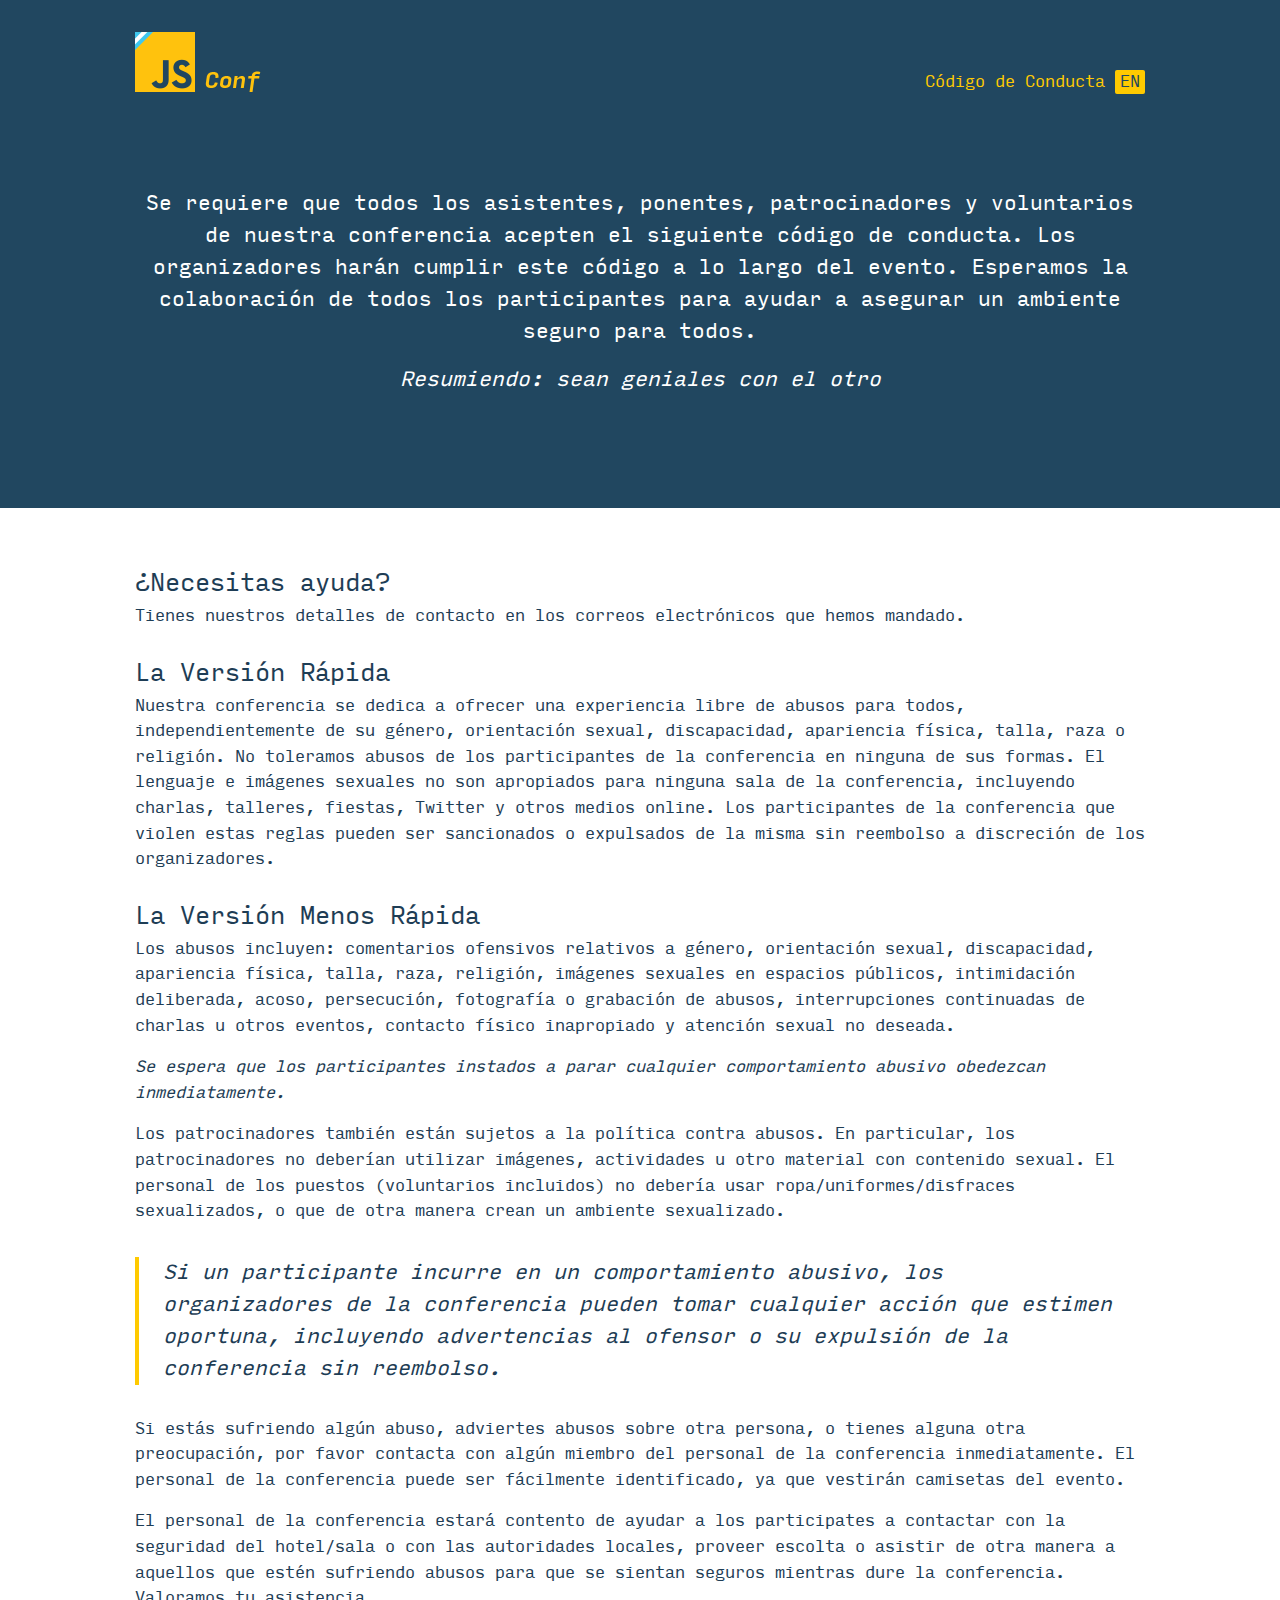
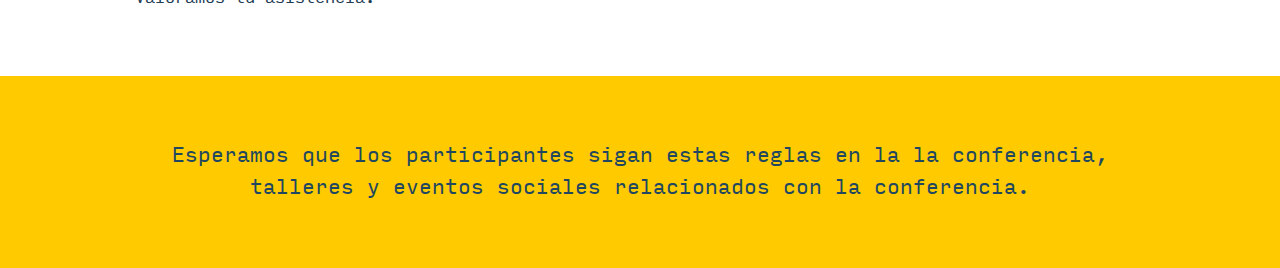
<file: cdc/index.html>
<!DOCTYPE html>
<html lang="es" prefix="og: http://ogp.me/ns#">
<head>
  <meta charset="utf-8"/>

  <!--
  '+++'   -++/++++++++++++++++++++++++++++++++-                                                     
  -+:` `-++sdNNNNNNNNNNNNNNNNNNNNNNNNNNNNNNNNN+                                                     
  `` `-++sdNNNNNNNNNNNNNNNNNNNNNNNNNNNNNNNNNNN+                                                     
   `-++sdNNNNNNNNNNNNNNNNNNNNNNNNNNNNNNNNNNNNN+                                                     
  .++sdNNNNNNNNNNNNNNNNNNNNNNNNNNNNNNNNNNNNNNN+                                                     
  -smNNNNNNNNNNNNNNNNNNNNNNNNNNNNNNNNNNNNNNNNN+                                                     
  +NNNNNNNNNNNNNNNNNNNNNNNNNNNNNNNNNNNNNNNNNNN+                                                     
  +NNNNNNNNNNNNNNNNNNNNNNNNNNNNNNNNNNNNNNNNNNN+                                                     
  +NNNNNNNNNNNNNNNNNNNNNNNNNNNNNNNNNNNNNNNNNNN+                                                     
  +NNNNNNNNNNNNNNNNNNNNNNNNNNNNNNNNNNNNNNNNNNN+                                                     
  +NNNNNNNNNNNNNNNNNNNysssdNNNNNhso++oymNNNNNN+                                                     
  +NNNNNNNNNNNNNNNNNNN+...sNNNh:........+mNNNN+                                                     
  +NNNNNNNNNNNNNNNNNNN+...sNNd...-ydds-+hmNNNN+                                                     
  +NNNNNNNNNNNNNNNNNNN/...sNNd...-hNNNNNNNNNNN+       `:/++/-                              `:osso-  
  +NNNNNNNNNNNNNNNNNNN/...sNNNs....-/oymNNNNNN+     .yNmysyNNh`                           :mNy//+.  
  +NNNNNNNNNNNNNNNNNNN/...sNNNNdo:....../hNNNN+     hNm.   ymd.  :oyhhy+`  .yy+.oyhy-  /yydNNhyys   
  +NNNNNNNNNNNNNNNNNNN+...sNNNNNNNmhs/....hNNN+    .NNy        `dNd/-/mNd  /NNh+:+NNh  -:/NNd:::-   
  +NNNNNNNNNNNNNdyNNNN/...yNNmhohNNNNNo...+NNN+    /NN/    ``  +NN/  `mNd  yNN.  -NNo    :NN+       
  +NNNNNNNNNNNy:..:os+...-dNd:.../oss+-...yNNN+    sNN:   sNm: hNN.  :NNo `mNd   +NN:    sNN-       
  +NNNNNNNNNNNNs:......./dNNNmo:.......-/hNNNN+    -dNmhhmNd:  /mNdyymms` :NNo   hNm`    dNm        
  +NNNNNNNNNNNNNNmhyyyhmNNNNNNNNmhyyyhdmNNNNNN+      .::::.     `-:::-`   .::`   +++    .NNs        
  +NNNNNNNNNNNNNNNNNNNNNNNNNNNNNNNNNNNNNNNNNNN+                                         /mm/        
  `+++++++++++++++++++++++++++++++++++++++++++`                                                     
  -->

  <title>JSConf Buenos Aires - Code of Conduct</title>
  <meta name="description" content="JSConf Argentina will be a full day event on November 29th, with programmers and designers from all over the world" />
  <meta name="keywords" content="jsconf, javascript, conference, development, buenos aires, argentina, programming" />
  <meta name="robots" content="INDEX, FOLLOW" />
  <meta name="author" content="Aerolab" />
  <meta name="geo.region" content="AR" />

  <link rel="canonical" href="https://www.jsconfar.com" />

  <!-- Facebook Stuff -->
  <meta property="og:type" content="website" />
  <meta property="og:site_name" content="JSConf Argentina" />
  <meta property="og:title" content="JSConf Buenos Aires 2014" />
  <meta property="og:description" content="JSConf Argentina will be a full day event on November 29th, with programmers and designers from all over the world" />
  <meta property="og:image" content="https://www.jsconfar.com/static/images/social/jsconfar-facebook.png" />
  <meta property="og:url" content="https://www.jsconfar.com" />
  <meta property="fb:app_id" content="851866321490729" />
  
  <!-- Twitter Stuff -->
  <meta property="twitter:card" content="summary_large_image" />
  <meta property="twitter:site" content="@jsconfar" />
  <meta property="twitter:title" content="JSConf Buenos Aires 2014" />
  <meta property="twitter:description" content="JSConf Argentina will be a full day event on November 29th, with programmers and designers from all over the world" />
  <meta property="twitter:image" content="https://www.jsconfar.com/static/images/social/jsconfar-twitter.png" />
  <meta property="twitter:url" content="https://www.jsconfar.com" />

  <link rel="icon" href="../static/styles/images/favicon.png" type="image/png" />
  <link rel="shortcut icon" href="../static/styles/images/favicon.png" type="image/png" />

  <link rel="stylesheet" href="../static/styles/coc.css?20141117" />
  <meta name="viewport" content="width=device-width, initial-scale=1.0, maximum-scale=1.0, user-scalable=no" />
  <meta name="theme-color" content="#FFC20D" />
  
  <!--[if lte IE 9]>
  <link rel="stylesheet" href="static/styles/styles-ie.css"/>
  <![endif]-->

  <meta name="SKYPE_TOOLBAR" content="SKYPE_TOOLBAR_PARSER_COMPATIBLE" />
  <meta name="apple-mobile-web-app-capable" content="no" />

  <script type="text/javascript">
    (function(i,s,o,g,r,a,m){i['GoogleAnalyticsObject']=r;i[r]=i[r]||function(){
    (i[r].q=i[r].q||[]).push(arguments)},i[r].l=1*new Date();a=s.createElement(o),
    m=s.getElementsByTagName(o)[0];a.async=1;a.src=g;m.parentNode.insertBefore(a,m)
    })(window,document,'script','//www.google-analytics.com/analytics.js','ga');

    ga('create', 'UA-30114730-1', 'jsconfar.com');
    ga('require', 'displayfeatures');
    ga('require', 'linkid', 'linkid.js');
    ga('require', 'ecommerce');
    ga('send', 'pageview');
  </script>

  <meta http-equiv="X-UA-Compatible" content="IE=EmulateIE10"/>
</head>
<body id="coc">
  <header id="section-header">
    <div class="wrap">
      <a href="http://jsconfar.com" id="logo">JSConf Buenos Aires</a>
      <h1>Código de Conducta <a href="https://jsconfar.com/coc">EN</a></h1>
    </div>
  </header>
  
  <article id="tldr">
    <div class="wrap">
      <p>Se requiere que todos los asistentes, ponentes, patrocinadores y voluntarios de nuestra conferencia acepten el siguiente código de conducta. Los organizadores harán cumplir este código a lo largo del evento. Esperamos la colaboración de todos los participantes para ayudar a asegurar un ambiente seguro para todos.</p>
      <p><em>Resumiendo: sean geniales con el otro</em></p>
    </div>
  </article>

  <main id="code">
    <h2>¿Necesitas ayuda?</h2>
    <p>Tienes nuestros detalles de contacto en los correos electrónicos que hemos mandado.</p>
    <h2>La Versión Rápida</h2>
    <p>Nuestra conferencia se dedica a ofrecer una experiencia libre de abusos para todos, independientemente de su género, orientación sexual, discapacidad, apariencia física, talla, raza o religión. No toleramos abusos de los participantes de la conferencia en ninguna de sus formas. El lenguaje e imágenes sexuales no son apropiados para ninguna sala de la conferencia, incluyendo charlas, talleres, fiestas, Twitter y otros medios online. Los participantes de la conferencia que violen estas reglas pueden ser sancionados o expulsados de la misma sin reembolso a discreción de los organizadores.</p>

    <h2>La Versión Menos Rápida</h2>
    <p>Los abusos incluyen: comentarios ofensivos relativos a género, orientación sexual, discapacidad, apariencia física, talla, raza, religión, imágenes sexuales en espacios públicos, intimidación deliberada, acoso, persecución, fotografía o grabación de abusos, interrupciones continuadas de charlas u otros eventos, contacto físico inapropiado y atención sexual no deseada.</p>

    <p><em>Se espera que los participantes instados a parar cualquier comportamiento abusivo obedezcan inmediatamente.</em></p>

    <p>Los patrocinadores también están sujetos a la política contra abusos. En particular, los patrocinadores no deberían utilizar imágenes, actividades u otro material con contenido sexual. El personal de los puestos (voluntarios incluidos) no debería usar ropa/uniformes/disfraces sexualizados, o que de otra manera crean un ambiente sexualizado.</p>

    <cite>Si un participante incurre en un comportamiento abusivo, los organizadores de la conferencia pueden tomar cualquier acción que estimen oportuna, incluyendo advertencias al ofensor o su expulsión de la conferencia sin reembolso.</cite>

    <p>Si estás sufriendo algún abuso, adviertes abusos sobre otra persona, o tienes alguna otra preocupación, por favor contacta con algún miembro del personal de la conferencia inmediatamente. El personal de la conferencia puede ser fácilmente identificado, ya que vestirán camisetas del evento.</p>

    <p>El personal de la conferencia estará contento de ayudar a los participates a contactar con la seguridad del hotel/sala o con las autoridades locales, proveer escolta o asistir de otra manera a aquellos que estén sufriendo abusos para que se sientan seguros mientras dure la conferencia. Valoramos tu asistencia.</p>
  </main>

  <footer>
    <div class="wrap">
      <p>Esperamos que los participantes sigan estas reglas en la la conferencia, talleres y eventos sociales relacionados con la conferencia.</p>
    </div>
  </footer>

<script src="https://ajax.googleapis.com/ajax/libs/jquery/1.11.1/jquery.min.js"></script>
<script>if( ! window.jQuery ) { document.write('<script src="js/jquery.min.js"><\/script>'); }</script>

<!-- begin olark code 
<script data-cfasync="false" type='text/javascript'>/*<![CDATA[*/window.olark||(function(c){var f=window,d=document,l=f.location.protocol=="https:"?"https:":"http:",z=c.name,r="load";var nt=function(){
f[z]=function(){
(a.s=a.s||[]).push(arguments)};var a=f[z]._={
},q=c.methods.length;while(q--){(function(n){f[z][n]=function(){
f[z]("call",n,arguments)}})(c.methods[q])}a.l=c.loader;a.i=nt;a.p={
0:+new Date};a.P=function(u){
a.p[u]=new Date-a.p[0]};function s(){
a.P(r);f[z](r)}f.addEventListener?f.addEventListener(r,s,false):f.attachEvent("on"+r,s);var ld=function(){function p(hd){
hd="head";return["<",hd,"></",hd,"><",i,' onl' + 'oad="var d=',g,";d.getElementsByTagName('head')[0].",j,"(d.",h,"('script')).",k,"='",l,"//",a.l,"'",'"',"></",i,">"].join("")}var i="body",m=d[i];if(!m){
return setTimeout(ld,100)}a.P(1);var j="appendChild",h="createElement",k="src",n=d[h]("div"),v=n[j](d[h](z)),b=d[h]("iframe"),g="document",e="domain",o;n.style.display="none";m.insertBefore(n,m.firstChild).id=z;b.frameBorder="0";b.id=z+"-loader";if(/MSIE[ ]+6/.test(navigator.userAgent)){
b.src="javascript:false"}b.allowTransparency="true";v[j](b);try{
b.contentWindow[g].open()}catch(w){
c[e]=d[e];o="javascript:var d="+g+".open();d.domain='"+d.domain+"';";b[k]=o+"void(0);"}try{
var t=b.contentWindow[g];t.write(p());t.close()}catch(x){
b[k]=o+'d.write("'+p().replace(/"/g,String.fromCharCode(92)+'"')+'");d.close();'}a.P(2)};ld()};nt()})({
loader: "static.olark.com/jsclient/loader0.js",name:"olark",methods:["configure","extend","declare","identify"]});
/* custom configuration goes here (www.olark.com/documentation) */
olark.identify('6076-107-10-1360');/*]]>*/</script><noscript><a href="https://www.olark.com/site/6076-107-10-1360/contact" title="Contact us" target="_blank">Questions? Feedback?</a> powered by <a href="http://www.olark.com?welcome" title="Olark live chat software">Olark live chat software</a></noscript>
 end olark code -->

</body>
</html>
</file>
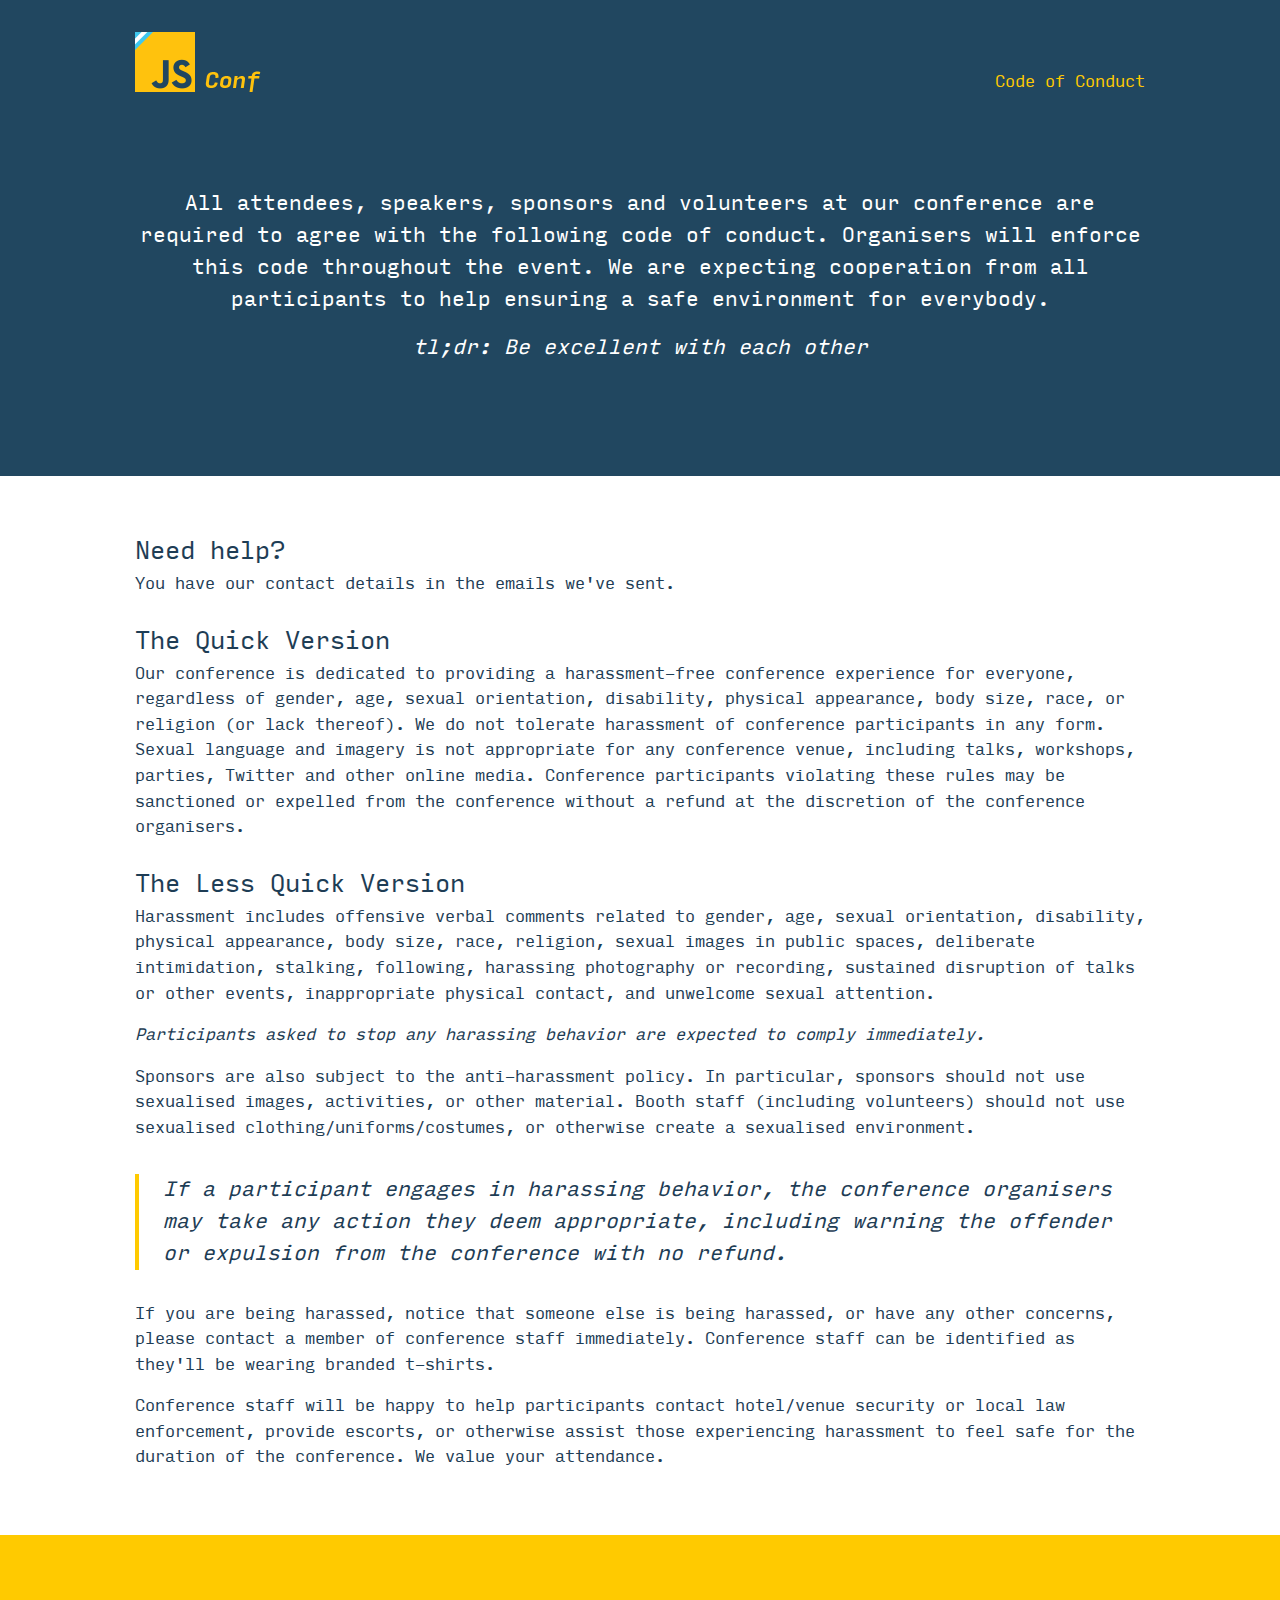
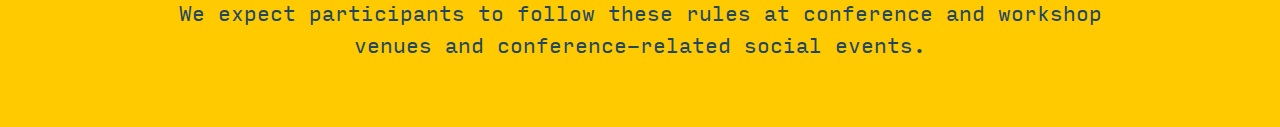
<file: coc/index.html>
<!DOCTYPE html>
<html lang="es" prefix="og: http://ogp.me/ns#">
<head>
  <meta charset="utf-8"/>

  <!--
  '+++'   -++/++++++++++++++++++++++++++++++++-                                                     
  -+:` `-++sdNNNNNNNNNNNNNNNNNNNNNNNNNNNNNNNNN+                                                     
  `` `-++sdNNNNNNNNNNNNNNNNNNNNNNNNNNNNNNNNNNN+                                                     
   `-++sdNNNNNNNNNNNNNNNNNNNNNNNNNNNNNNNNNNNNN+                                                     
  .++sdNNNNNNNNNNNNNNNNNNNNNNNNNNNNNNNNNNNNNNN+                                                     
  -smNNNNNNNNNNNNNNNNNNNNNNNNNNNNNNNNNNNNNNNNN+                                                     
  +NNNNNNNNNNNNNNNNNNNNNNNNNNNNNNNNNNNNNNNNNNN+                                                     
  +NNNNNNNNNNNNNNNNNNNNNNNNNNNNNNNNNNNNNNNNNNN+                                                     
  +NNNNNNNNNNNNNNNNNNNNNNNNNNNNNNNNNNNNNNNNNNN+                                                     
  +NNNNNNNNNNNNNNNNNNNNNNNNNNNNNNNNNNNNNNNNNNN+                                                     
  +NNNNNNNNNNNNNNNNNNNysssdNNNNNhso++oymNNNNNN+                                                     
  +NNNNNNNNNNNNNNNNNNN+...sNNNh:........+mNNNN+                                                     
  +NNNNNNNNNNNNNNNNNNN+...sNNd...-ydds-+hmNNNN+                                                     
  +NNNNNNNNNNNNNNNNNNN/...sNNd...-hNNNNNNNNNNN+       `:/++/-                              `:osso-  
  +NNNNNNNNNNNNNNNNNNN/...sNNNs....-/oymNNNNNN+     .yNmysyNNh`                           :mNy//+.  
  +NNNNNNNNNNNNNNNNNNN/...sNNNNdo:....../hNNNN+     hNm.   ymd.  :oyhhy+`  .yy+.oyhy-  /yydNNhyys   
  +NNNNNNNNNNNNNNNNNNN+...sNNNNNNNmhs/....hNNN+    .NNy        `dNd/-/mNd  /NNh+:+NNh  -:/NNd:::-   
  +NNNNNNNNNNNNNdyNNNN/...yNNmhohNNNNNo...+NNN+    /NN/    ``  +NN/  `mNd  yNN.  -NNo    :NN+       
  +NNNNNNNNNNNy:..:os+...-dNd:.../oss+-...yNNN+    sNN:   sNm: hNN.  :NNo `mNd   +NN:    sNN-       
  +NNNNNNNNNNNNs:......./dNNNmo:.......-/hNNNN+    -dNmhhmNd:  /mNdyymms` :NNo   hNm`    dNm        
  +NNNNNNNNNNNNNNmhyyyhmNNNNNNNNmhyyyhdmNNNNNN+      .::::.     `-:::-`   .::`   +++    .NNs        
  +NNNNNNNNNNNNNNNNNNNNNNNNNNNNNNNNNNNNNNNNNNN+                                         /mm/        
  `+++++++++++++++++++++++++++++++++++++++++++`                                                     
  -->

  <title>JSConf Buenos Aires - Code of Conduct</title>
  <meta name="description" content="JSConf Argentina will be a full day event on November 29th, with programmers and designers from all over the world" />
  <meta name="keywords" content="jsconf, javascript, conference, development, buenos aires, argentina, programming" />
  <meta name="robots" content="INDEX, FOLLOW" />
  <meta name="author" content="Aerolab" />
  <meta name="geo.region" content="AR" />

  <link rel="canonical" href="https://www.jsconfar.com" />

  <!-- Facebook Stuff -->
  <meta property="og:type" content="website" />
  <meta property="og:site_name" content="JSConf Argentina" />
  <meta property="og:title" content="JSConf Buenos Aires 2014" />
  <meta property="og:description" content="JSConf Argentina will be a full day event on November 29th, with programmers and designers from all over the world" />
  <meta property="og:image" content="https://www.jsconfar.com/static/images/social/jsconfar-facebook.png" />
  <meta property="og:url" content="https://www.jsconfar.com" />
  <meta property="fb:app_id" content="851866321490729" />
  
  <!-- Twitter Stuff -->
  <meta property="twitter:card" content="summary_large_image" />
  <meta property="twitter:site" content="@jsconfar" />
  <meta property="twitter:title" content="JSConf Buenos Aires 2014" />
  <meta property="twitter:description" content="JSConf Argentina will be a full day event on November 29th, with programmers and designers from all over the world" />
  <meta property="twitter:image" content="https://www.jsconfar.com/static/images/social/jsconfar-twitter.png" />
  <meta property="twitter:url" content="https://www.jsconfar.com" />

  <link rel="icon" href="../static/styles/images/favicon.png" type="image/png" />
  <link rel="shortcut icon" href="../static/styles/images/favicon.png" type="image/png" />

  <link rel="stylesheet" href="../static/styles/coc.css?20141117" />
  <meta name="viewport" content="width=device-width, initial-scale=1.0, maximum-scale=1.0, user-scalable=no" />
  <meta name="theme-color" content="#FFC20D" />
  
  <!--[if lte IE 9]>
  <link rel="stylesheet" href="static/styles/styles-ie.css"/>
  <![endif]-->

  <meta name="SKYPE_TOOLBAR" content="SKYPE_TOOLBAR_PARSER_COMPATIBLE" />
  <meta name="apple-mobile-web-app-capable" content="no" />

  <script type="text/javascript">
    (function(i,s,o,g,r,a,m){i['GoogleAnalyticsObject']=r;i[r]=i[r]||function(){
    (i[r].q=i[r].q||[]).push(arguments)},i[r].l=1*new Date();a=s.createElement(o),
    m=s.getElementsByTagName(o)[0];a.async=1;a.src=g;m.parentNode.insertBefore(a,m)
    })(window,document,'script','//www.google-analytics.com/analytics.js','ga');

    ga('create', 'UA-30114730-1', 'jsconfar.com');
    ga('require', 'displayfeatures');
    ga('require', 'linkid', 'linkid.js');
    ga('require', 'ecommerce');
    ga('send', 'pageview');
  </script>

  <meta http-equiv="X-UA-Compatible" content="IE=EmulateIE10"/>
</head>
<body id="coc">
  <header id="section-header">
    <div class="wrap">
      <a href="http://jsconfar.com" id="logo">JSConf Buenos Aires</a>
      <h1>Code of Conduct</h1>
    </div>
  </header>
  
  <article id="tldr">
    <div class="wrap">
      <p>All attendees, speakers, sponsors and volunteers at our conference are required to agree with the following code of conduct. Organisers will enforce this code throughout the event. We are expecting cooperation from all participants to help ensuring a safe environment for everybody.</p>
      <p><em>tl;dr: Be excellent with each other</em></p>
    </div>
  </article>

  <main id="code">
    <h2>Need help?</h2>
    <p>You have our contact details in the emails we've sent.</p>
    <h2>The Quick Version</h2>
    <p>Our conference is dedicated to providing a harassment-free conference experience for everyone, regardless of gender, age, sexual orientation, disability, physical appearance, body size, race, or religion (or lack thereof). We do not tolerate harassment of conference participants in any form. Sexual language and imagery is not appropriate for any conference venue, including talks, workshops, parties, Twitter and other online media. Conference participants violating these rules may be sanctioned or expelled from the conference without a refund at the discretion of the conference organisers.</p>

    <h2>The Less Quick Version</h2>
    <p>Harassment includes offensive verbal comments related to gender, age, sexual orientation, disability, physical appearance, body size, race, religion, sexual images in public spaces, deliberate intimidation, stalking, following, harassing photography or recording, sustained disruption of talks or other events, inappropriate physical contact, and unwelcome sexual attention.</p>

    <p><em>Participants asked to stop any harassing behavior are expected to comply immediately.</em></p>

    <p>Sponsors are also subject to the anti-harassment policy. In particular, sponsors should not use sexualised images, activities, or other material. Booth staff (including volunteers) should not use sexualised clothing/uniforms/costumes, or otherwise create a sexualised environment.</p>

    <cite>If a participant engages in harassing behavior, the conference organisers may take any action they deem appropriate, including warning the offender or expulsion from the conference with no refund.</cite>

    <p>If you are being harassed, notice that someone else is being harassed, or have any other concerns, please contact a member of conference staff immediately. Conference staff can be identified as they'll be wearing branded t-shirts.</p>

    <p>Conference staff will be happy to help participants contact hotel/venue security or local law enforcement, provide escorts, or otherwise assist those experiencing harassment to feel safe for the duration of the conference. We value your attendance.</p>
  </main>

  <footer>
    <div class="wrap">
      <p>We expect participants to follow these rules at conference and workshop venues and conference-related social events.</p>
    </div>
  </footer>

<script src="https://ajax.googleapis.com/ajax/libs/jquery/1.11.1/jquery.min.js"></script>
<script>if( ! window.jQuery ) { document.write('<script src="js/jquery.min.js"><\/script>'); }</script>

<!-- begin olark code 
<script data-cfasync="false" type='text/javascript'>/*<![CDATA[*/window.olark||(function(c){var f=window,d=document,l=f.location.protocol=="https:"?"https:":"http:",z=c.name,r="load";var nt=function(){
f[z]=function(){
(a.s=a.s||[]).push(arguments)};var a=f[z]._={
},q=c.methods.length;while(q--){(function(n){f[z][n]=function(){
f[z]("call",n,arguments)}})(c.methods[q])}a.l=c.loader;a.i=nt;a.p={
0:+new Date};a.P=function(u){
a.p[u]=new Date-a.p[0]};function s(){
a.P(r);f[z](r)}f.addEventListener?f.addEventListener(r,s,false):f.attachEvent("on"+r,s);var ld=function(){function p(hd){
hd="head";return["<",hd,"></",hd,"><",i,' onl' + 'oad="var d=',g,";d.getElementsByTagName('head')[0].",j,"(d.",h,"('script')).",k,"='",l,"//",a.l,"'",'"',"></",i,">"].join("")}var i="body",m=d[i];if(!m){
return setTimeout(ld,100)}a.P(1);var j="appendChild",h="createElement",k="src",n=d[h]("div"),v=n[j](d[h](z)),b=d[h]("iframe"),g="document",e="domain",o;n.style.display="none";m.insertBefore(n,m.firstChild).id=z;b.frameBorder="0";b.id=z+"-loader";if(/MSIE[ ]+6/.test(navigator.userAgent)){
b.src="javascript:false"}b.allowTransparency="true";v[j](b);try{
b.contentWindow[g].open()}catch(w){
c[e]=d[e];o="javascript:var d="+g+".open();d.domain='"+d.domain+"';";b[k]=o+"void(0);"}try{
var t=b.contentWindow[g];t.write(p());t.close()}catch(x){
b[k]=o+'d.write("'+p().replace(/"/g,String.fromCharCode(92)+'"')+'");d.close();'}a.P(2)};ld()};nt()})({
loader: "static.olark.com/jsclient/loader0.js",name:"olark",methods:["configure","extend","declare","identify"]});
/* custom configuration goes here (www.olark.com/documentation) */
olark.identify('6076-107-10-1360');/*]]>*/</script><noscript><a href="https://www.olark.com/site/6076-107-10-1360/contact" title="Contact us" target="_blank">Questions? Feedback?</a> powered by <a href="http://www.olark.com?welcome" title="Olark live chat software">Olark live chat software</a></noscript>
 end olark code -->

</body>
</html>
</file>
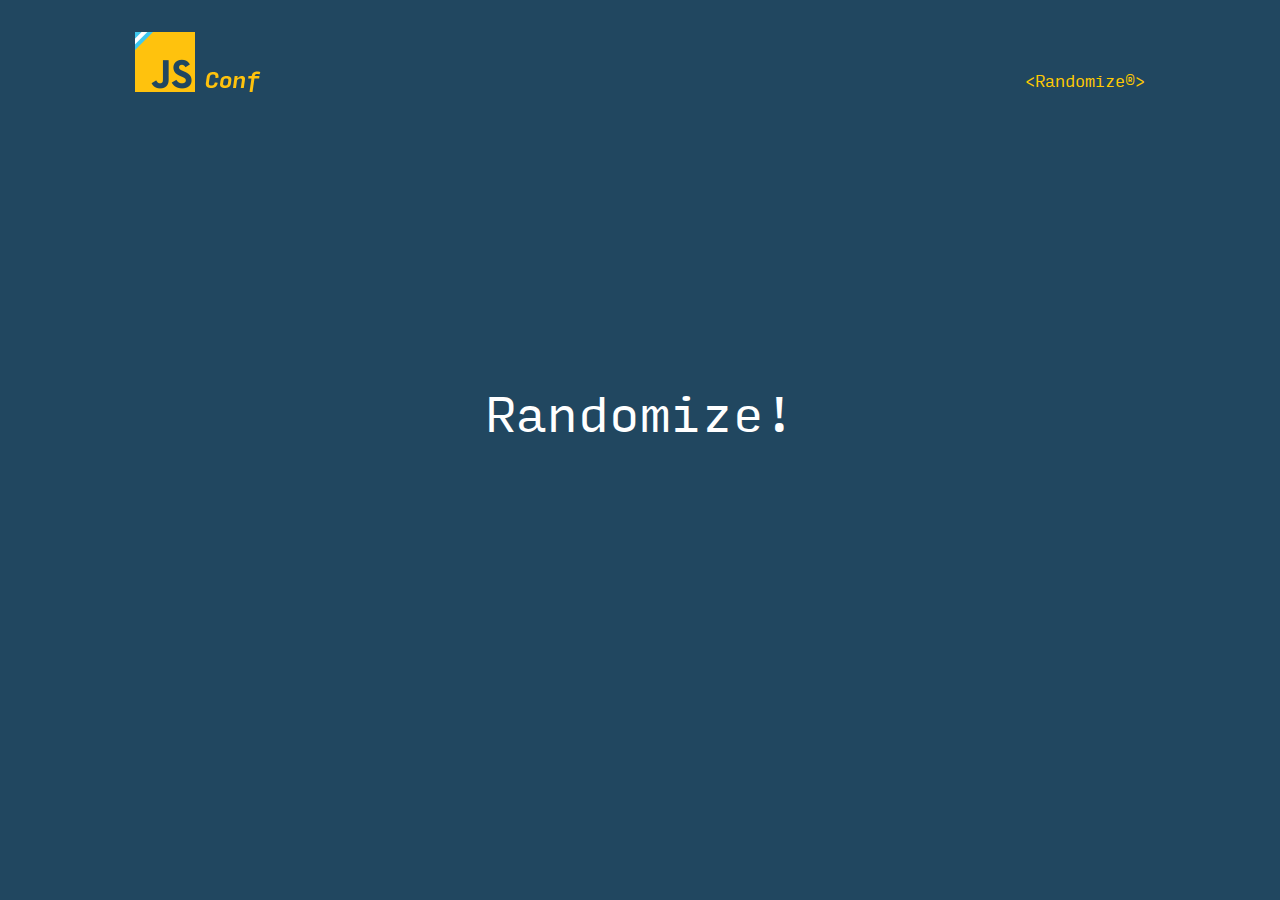
<file: gift/index.html>
<!DOCTYPE html>
<html lang="es" prefix="og: http://ogp.me/ns#">
<head>
  <meta charset="utf-8"/>

  <!--
  '+++'   -++/++++++++++++++++++++++++++++++++-                                                     
  -+:` `-++sdNNNNNNNNNNNNNNNNNNNNNNNNNNNNNNNNN+                                                     
  `` `-++sdNNNNNNNNNNNNNNNNNNNNNNNNNNNNNNNNNNN+                                                     
   `-++sdNNNNNNNNNNNNNNNNNNNNNNNNNNNNNNNNNNNNN+                                                     
  .++sdNNNNNNNNNNNNNNNNNNNNNNNNNNNNNNNNNNNNNNN+                                                     
  -smNNNNNNNNNNNNNNNNNNNNNNNNNNNNNNNNNNNNNNNNN+                                                     
  +NNNNNNNNNNNNNNNNNNNNNNNNNNNNNNNNNNNNNNNNNNN+                                                     
  +NNNNNNNNNNNNNNNNNNNNNNNNNNNNNNNNNNNNNNNNNNN+                                                     
  +NNNNNNNNNNNNNNNNNNNNNNNNNNNNNNNNNNNNNNNNNNN+                                                     
  +NNNNNNNNNNNNNNNNNNNNNNNNNNNNNNNNNNNNNNNNNNN+                                                     
  +NNNNNNNNNNNNNNNNNNNysssdNNNNNhso++oymNNNNNN+                                                     
  +NNNNNNNNNNNNNNNNNNN+...sNNNh:........+mNNNN+                                                     
  +NNNNNNNNNNNNNNNNNNN+...sNNd...-ydds-+hmNNNN+                                                     
  +NNNNNNNNNNNNNNNNNNN/...sNNd...-hNNNNNNNNNNN+       `:/++/-                              `:osso-  
  +NNNNNNNNNNNNNNNNNNN/...sNNNs....-/oymNNNNNN+     .yNmysyNNh`                           :mNy//+.  
  +NNNNNNNNNNNNNNNNNNN/...sNNNNdo:....../hNNNN+     hNm.   ymd.  :oyhhy+`  .yy+.oyhy-  /yydNNhyys   
  +NNNNNNNNNNNNNNNNNNN+...sNNNNNNNmhs/....hNNN+    .NNy        `dNd/-/mNd  /NNh+:+NNh  -:/NNd:::-   
  +NNNNNNNNNNNNNdyNNNN/...yNNmhohNNNNNo...+NNN+    /NN/    ``  +NN/  `mNd  yNN.  -NNo    :NN+       
  +NNNNNNNNNNNy:..:os+...-dNd:.../oss+-...yNNN+    sNN:   sNm: hNN.  :NNo `mNd   +NN:    sNN-       
  +NNNNNNNNNNNNs:......./dNNNmo:.......-/hNNNN+    -dNmhhmNd:  /mNdyymms` :NNo   hNm`    dNm        
  +NNNNNNNNNNNNNNmhyyyhmNNNNNNNNmhyyyhdmNNNNNN+      .::::.     `-:::-`   .::`   +++    .NNs        
  +NNNNNNNNNNNNNNNNNNNNNNNNNNNNNNNNNNNNNNNNNNN+                                         /mm/        
  `+++++++++++++++++++++++++++++++++++++++++++`                                                     
  -->

  <title>JSConf Buenos Aires - Randomizer!</title>
  <meta name="description" content="JSConf Argentina will be a full day event on November 29th, with programmers and designers from all over the world" />
  <meta name="keywords" content="jsconf, javascript, conference, development, buenos aires, argentina, programming" />
  <meta name="robots" content="INDEX, FOLLOW" />
  <meta name="author" content="Aerolab" />
  <meta name="geo.region" content="AR" />

  <link rel="canonical" href="https://www.jsconfar.com" />

  <!-- Facebook Stuff -->
  <meta property="og:type" content="website" />
  <meta property="og:site_name" content="JSConf Argentina" />
  <meta property="og:title" content="JSConf Buenos Aires 2014" />
  <meta property="og:description" content="JSConf Argentina will be a full day event on November 29th, with programmers and designers from all over the world" />
  <meta property="og:image" content="https://www.jsconfar.com/static/images/social/jsconfar-facebook.png" />
  <meta property="og:url" content="https://www.jsconfar.com" />
  <meta property="fb:app_id" content="851866321490729" />
  
  <!-- Twitter Stuff -->
  <meta property="twitter:card" content="summary_large_image" />
  <meta property="twitter:site" content="@jsconfar" />
  <meta property="twitter:title" content="JSConf Buenos Aires 2014" />
  <meta property="twitter:description" content="JSConf Argentina will be a full day event on November 29th, with programmers and designers from all over the world" />
  <meta property="twitter:image" content="https://www.jsconfar.com/static/images/social/jsconfar-twitter.png" />
  <meta property="twitter:url" content="https://www.jsconfar.com" />

  <link rel="icon" href="../static/styles/images/favicon.png" type="image/png" />
  <link rel="shortcut icon" href="../static/styles/images/favicon.png" type="image/png" />

  <link rel="stylesheet" href="../static/styles/coc.css?20141117" />
  <meta name="viewport" content="width=device-width, initial-scale=1.0, maximum-scale=1.0, user-scalable=no" />
  <meta name="theme-color" content="#FFC20D" />
  
  <!--[if lte IE 9]>
  <link rel="stylesheet" href="static/styles/styles-ie.css"/>
  <![endif]-->

  <meta name="SKYPE_TOOLBAR" content="SKYPE_TOOLBAR_PARSER_COMPATIBLE" />
  <meta name="apple-mobile-web-app-capable" content="no" />

  <script type="text/javascript">
    (function(i,s,o,g,r,a,m){i['GoogleAnalyticsObject']=r;i[r]=i[r]||function(){
    (i[r].q=i[r].q||[]).push(arguments)},i[r].l=1*new Date();a=s.createElement(o),
    m=s.getElementsByTagName(o)[0];a.async=1;a.src=g;m.parentNode.insertBefore(a,m)
    })(window,document,'script','//www.google-analytics.com/analytics.js','ga');

    ga('create', 'UA-30114730-1', 'jsconfar.com');
    ga('require', 'displayfeatures');
    ga('require', 'linkid', 'linkid.js');
    ga('require', 'ecommerce');
    ga('send', 'pageview');
  </script>

  <meta http-equiv="X-UA-Compatible" content="IE=EmulateIE10"/>
</head>
<body id="coc">
<div style="min-height:100vh; background:#214760;">
  <header id="section-header" >
    <div class="wrap">
      <a href="http://jsconfar.com" id="logo">JSConf Buenos Aires</a>
      <h1 style="cursor:pointer;">&lt;Randomize®&gt;</h1>
    </div>
  </header>
  
  <article id="tldr" style="position:absolute; top:50%; width:800px; left:50%; margin-top: -70px; margin-left:-400px; padding:0px;">
    <div class="wrap">
      <p style="font-size:48px;" id="random-result">Randomize!</p>
    </div>
  </article>
</div>

<script src="https://ajax.googleapis.com/ajax/libs/jquery/1.11.1/jquery.min.js"></script>
<script>if( ! window.jQuery ) { document.write('<script src="js/jquery.min.js"><\/script>'); }</script>

<script>
  $('#section-header h1').on('click', function(event){
    event.preventDefault();
    $('#random-result').text('Randomizing...');

    $.get('/tickets/random', function(data){
      $('#random-result').html(data.signup.first_name + ' ' + data.signup.last_name + '<br/><small style="font-size:16px;">'+ data.signup.email +'</small>');
    });
  });
</script>

</body>
</html>
</file>
<file: static/styles/coc.css>
html{font-family:sans-serif;-ms-text-size-adjust:100%;-webkit-text-size-adjust:100%}body{margin:0}article,aside,details,figcaption,figure,footer,header,hgroup,main,nav,section,summary{display:block}audio,canvas,progress,video{display:inline-block;vertical-align:baseline}audio:not([controls]){display:none;height:0}[hidden],template{display:none}a{background:transparent}a:active,a:hover{outline:0}abbr[title]{border-bottom:1px dotted}b,strong{font-weight:bold}dfn{font-style:italic}h1{font-size:2em;margin:0.67em 0}mark{background:#ff0;color:#000}small{font-size:80%}sub,sup{font-size:75%;line-height:0;position:relative;vertical-align:baseline}sup{top:-0.5em}sub{bottom:-0.25em}img{border:0}svg:not(:root){overflow:hidden}figure{margin:1em 40px}hr{-moz-box-sizing:content-box;box-sizing:content-box;height:0}pre{overflow:auto}code,kbd,pre,samp{font-family:monospace, monospace;font-size:1em}button,input,optgroup,select,textarea{color:inherit;font:inherit;margin:0}button{overflow:visible}button,select{text-transform:none}button,html input[type="button"],input[type="reset"],input[type="submit"]{-webkit-appearance:button;cursor:pointer}button[disabled],html input[disabled]{cursor:default}button::-moz-focus-inner,input::-moz-focus-inner{border:0;padding:0}input{line-height:normal}input[type="checkbox"],input[type="radio"]{box-sizing:border-box;padding:0}input[type="number"]::-webkit-inner-spin-button,input[type="number"]::-webkit-outer-spin-button{height:auto}input[type="search"]{-webkit-appearance:textfield;-moz-box-sizing:content-box;-webkit-box-sizing:content-box;box-sizing:content-box}input[type="search"]::-webkit-search-cancel-button,input[type="search"]::-webkit-search-decoration{-webkit-appearance:none}fieldset{border:1px solid #c0c0c0;margin:0 2px;padding:0.35em 0.625em 0.75em}legend{border:0;padding:0}textarea{overflow:auto}optgroup{font-weight:bold}table{border-collapse:collapse;border-spacing:0}td,th{padding:0}@font-face{font-family:'InputMono';src:url("fonts/inputmono-regular-webfont.eot");src:url("fonts/inputmono-regular-webfont.eot?#iefix") format("embedded-opentype"),url("fonts/inputmono-regular-webfont.woff") format("woff"),url("fonts/inputmono-regular-webfont.ttf") format("truetype");font-weight:normal;font-style:normal}@font-face{font-family:'InputMono';src:url("fonts/inputmono-bold-webfont.eot");src:url("fonts/inputmono-bold-webfont.eot?#iefix") format("embedded-opentype"),url("fonts/inputmono-bold-webfont.woff") format("woff"),url("fonts/inputmono-bold-webfont.ttf") format("truetype");font-weight:bold;font-style:normal}html,body{margin:0;padding:0;font-family:"InputMono","Consolas","Lucida Console","Courier",monospace;font-size:14px;line-height:160%;color:#1e3d55;min-height:100%;height:100%}input,textarea,select,button{font-family:"InputMono","Consolas","Lucida Console","Courier",monospace;font-size:14px;line-height:160%}*,*:before,*:after{-moz-box-sizing:border-box;-webkit-box-sizing:border-box;box-sizing:border-box}input:focus,textarea:focus,select:focus,button:focus,a:focus{outline:none}.container{max-width:1010px;padding:0 30px;margin:0 auto}.container:after{content:"\0020";display:block;height:0;clear:both;visibility:hidden}html{overflow-y:scroll}h1,h2,h3,h4,h5,h6,p,ul,ol{line-height:100%;margin:0;font-weight:normal}h1{text-align:center;font-size:36px}h1 .large-icon{display:block;margin:0 auto;margin-bottom:10px}p{text-align:center;line-height:160%}a{text-decoration:none;cursor:pointer}a:hover{text-decoration:underline}code{display:block;font-family:"InputMono","Consolas","Lucida Console","Courier",monospace;color:#d3a91e;font-size:14px}ul.block-list{display:block;margin:0;padding:0;list-style:none}ul.block-list:before,ul.block-list:after{content:".";display:block;height:0;overflow:hidden}ul.block-list:after{clear:both}.screenreader{position:absolute;left:-9999px;top:auto;width:1px;height:1px;overflow:hidden}a.button,button.button{display:inline-block;cursor:pointer;text-decoration:none;border:none;background:#ffca00;color:#1e3d55;font-size:18px;font-weight:bold;padding:29px 35px 31px;text-align:center;-webkit-transition:background-color 200ms cubic-bezier(0.17, 0.67, 0.83, 0.67);-moz-transition:background-color 200ms cubic-bezier(0.17, 0.67, 0.83, 0.67);-ms-transition:background-color 200ms cubic-bezier(0.17, 0.67, 0.83, 0.67);-o-transition:background-color 200ms cubic-bezier(0.17, 0.67, 0.83, 0.67);transition:background-color 200ms cubic-bezier(0.17, 0.67, 0.83, 0.67)}a.button.button-primary,button.button.button-primary{background:#214760;color:#ffca00}a.button.button-primary:hover,a.button.button-primary:focus,button.button.button-primary:hover,button.button.button-primary:focus{background:#285573}a.button.button-secondary,a.button.button-cta,button.button.button-secondary,button.button.button-cta{background:#ffca00;color:#1e3d55}a.button.button-secondary:hover,a.button.button-cta:hover,a.button.button-secondary:focus,a.button.button-cta:focus,button.button.button-secondary:hover,button.button.button-cta:hover,button.button.button-secondary:focus,button.button.button-cta:focus{background:#ffd533}a.button.button-disabled,button.button.button-disabled{cursor:default;background:#bcc7cf;color:#657c8d}a.button.button-disabled:hover,a.button.button-disabled:focus,button.button.button-disabled:hover,button.button.button-disabled:focus{background:#bcc7cf}a.button.button-cta,button.button.button-cta{border:2px solid #214760;border-radius:3px}.cta-holder{text-align:center;padding:0}svg{max-height:100%}.sprite,.icon,.large-icon{background:url(images/sprite.png?20141025) no-repeat -1000px -1000px;background-size:500px 250px;display:inline-block;overflow:hidden;vertical-align:top}.sprite.logo,.logo.icon,.logo.large-icon{width:207px;height:100px;background-position:0 0}@media (-webkit-min-device-pixel-ratio: 2), (min-resolution: 192dpi){.sprite,.icon,.large-icon{background-image:url(images/sprite@2x.png?20141025)}}.icon{width:20px;height:20px}.icon.icon-date{background-position:0px -110px}.icon.icon-place{background-position:-30px -110px}.icon.icon-video{width:25px;background-position:-60px -110px}.icon.icon-tickets-yellow{width:25px;background-position:-90px -110px}.icon.icon-game{width:18px;height:25px;margin-top:-3px;background-position:-200px -110px}.icon.icon-star{background-position:-128px -109px}.icon.icon-send-yellow{width:25px;height:23px;background-position:-160px -110px}.large-icon{width:50px;height:55px}.large-icon.icon-speakers{width:70px;background-position:2px -150px}.large-icon.icon-calendar{background-position:-78px -150px}.large-icon.icon-tickets{background-position:-138px -150px}.large-icon.icon-housing{background-position:-208px -150px}.large-icon.icon-sponsors{background-position:-277px -150px}.large-icon.icon-party{background-position:-350px -150px}.large-icon.icon-nodejs{background-position:-414px -150px}@media only screen and (-webkit-min-device-pixel-ratio: 2), only screen and (min--moz-device-pixel-ratio: 2), only screen and (-o-min-device-pixel-ratio: 2 / 1), only screen and (min-device-pixel-ratio: 2), only screen and (min-resolution: 192dpi), only screen and (min-resolution: 2dppx){.sprite,.icon,.large-icon{background-image:url(images/sprite@2x.png?20141025);-webkit-background-size:500px 250px;-moz-background-size:500px 250px;-ms-background-size:500px 250px;-o-background-size:500px 250px;background-size:500px 250px}}.md-perspective,.md-perspective body{height:100%;overflow:hidden}.md-perspective body{background:#222;-webkit-perspective:600px;-moz-perspective:600px;perspective:600px}.md-modal{position:fixed;top:50%;left:50%;width:100%;max-width:630px;min-width:320px;height:auto;z-index:2000;visibility:hidden;-webkit-backface-visibility:hidden;-moz-backface-visibility:hidden;backface-visibility:hidden;-webkit-transform:translateX(-50%) translateY(-50%);-moz-transform:translateX(-50%) translateY(-50%);-ms-transform:translateX(-50%) translateY(-50%);transform:translateX(-50%) translateY(-50%)}.md-show{visibility:visible}.md-overlay{position:fixed;width:100%;height:100%;visibility:hidden;top:0;left:0;z-index:1000;opacity:0;background:rgba(255,191,25,0.8);-webkit-transition:all 0.3s;-moz-transition:all 0.3s;transition:all 0.3s}.md-show ~ .md-overlay{opacity:1;visibility:visible}.md-content{color:#67919c;background:white;position:relative;margin:0 auto;*zoom:1}.md-content:before,.md-content:after{content:" ";display:table}.md-content:after{clear:both}.md-content figure{float:left;margin:0;position:relative;width:126px;height:126px}@media (min-width: 768px){.md-content figure{width:200px;height:200px}}.md-content figure img{display:block;width:100%;height:100%}.md-content .description{margin-left:126px;padding:17px 20px 0 20px;color:#1e3d55}@media (min-width: 768px){.md-content .description{margin-left:200px}}.md-content h2{font-size:20px;margin-bottom:0;font-weight:bold;text-align:left}.md-content p{font-size:20px;text-align:left}.md-content .social{padding-bottom:10px}.md-content a.facebook{color:#133783}.md-content a.twitter{color:#55acee}.md-content a.github{color:#212121}.md-content .bio{max-height:76px;overflow-x:hidden;overflow-y:scroll;display:none}@media (min-width: 768px){.md-content .bio{display:block}}.md-content .bio p{font-size:12px}.md-content button.md-close{width:40px;height:40px;display:block;background:url(images/close-button.png) center no-repeat #132431;border:0;color:#ffbf19;position:absolute;top:0;right:0}@media (min-width: 768px){.md-content button.md-close{top:-20px;right:-10px}}.md-effect-flip.md-modal{-webkit-perspective:1300px;-moz-perspective:1300px;perspective:1300px}.md-effect-flip .md-content{-webkit-transform-style:preserve-3d;-moz-transform-style:preserve-3d;transform-style:preserve-3d;-webkit-transform:rotateY(-70deg);-moz-transform:rotateY(-70deg);-ms-transform:rotateY(-70deg);transform:rotateY(-70deg);-webkit-transition:all 0.3s;-moz-transition:all 0.3s;transition:all 0.3s;opacity:0}.md-show.md-effect-flip .md-content{-webkit-transform:rotateY(0deg);-moz-transform:rotateY(0deg);-ms-transform:rotateY(0deg);transform:rotateY(0deg);opacity:1}/*!
Animate.css - http://daneden.me/animate
Licensed under the MIT license

Copyright (c) 2013 Daniel Eden

Permission is hereby granted, free of charge, to any person obtaining a copy of this software and associated documentation files (the "Software"), to deal in the Software without restriction, including without limitation the rights to use, copy, modify, merge, publish, distribute, sublicense, and/or sell copies of the Software, and to permit persons to whom the Software is furnished to do so, subject to the following conditions:

The above copyright notice and this permission notice shall be included in all copies or substantial portions of the Software.

THE SOFTWARE IS PROVIDED "AS IS", WITHOUT WARRANTY OF ANY KIND, EXPRESS OR IMPLIED, INCLUDING BUT NOT LIMITED TO THE WARRANTIES OF MERCHANTABILITY, FITNESS FOR A PARTICULAR PURPOSE AND NONINFRINGEMENT. IN NO EVENT SHALL THE AUTHORS OR COPYRIGHT HOLDERS BE LIABLE FOR ANY CLAIM, DAMAGES OR OTHER LIABILITY, WHETHER IN AN ACTION OF CONTRACT, TORT OR OTHERWISE, ARISING FROM, OUT OF OR IN CONNECTION WITH THE SOFTWARE OR THE USE OR OTHER DEALINGS IN THE SOFTWARE.
*/.animated{-webkit-animation-duration:1s;animation-duration:1s;-webkit-animation-fill-mode:both;animation-fill-mode:both}.animated.hinge{-webkit-animation-duration:2s;animation-duration:2s}@-webkit-keyframes bounce{0%,20%,50%,80%,100%{-webkit-transform:translateY(0);transform:translateY(0)}40%{-webkit-transform:translateY(-30px);transform:translateY(-30px)}60%{-webkit-transform:translateY(-15px);transform:translateY(-15px)}}@keyframes bounce{0%,20%,50%,80%,100%{-webkit-transform:translateY(0);-ms-transform:translateY(0);transform:translateY(0)}40%{-webkit-transform:translateY(-30px);-ms-transform:translateY(-30px);transform:translateY(-30px)}60%{-webkit-transform:translateY(-15px);-ms-transform:translateY(-15px);transform:translateY(-15px)}}.bounce{-webkit-animation-name:bounce;animation-name:bounce}@-webkit-keyframes flash{0%,50%,100%{opacity:1}25%,75%{opacity:0}}@keyframes flash{0%,50%,100%{opacity:1}25%,75%{opacity:0}}.flash{-webkit-animation-name:flash;animation-name:flash}@-webkit-keyframes pulse{0%{-webkit-transform:scale(1);transform:scale(1)}50%{-webkit-transform:scale(1.1);transform:scale(1.1)}100%{-webkit-transform:scale(1);transform:scale(1)}}@keyframes pulse{0%{-webkit-transform:scale(1);-ms-transform:scale(1);transform:scale(1)}50%{-webkit-transform:scale(1.1);-ms-transform:scale(1.1);transform:scale(1.1)}100%{-webkit-transform:scale(1);-ms-transform:scale(1);transform:scale(1)}}.pulse{-webkit-animation-name:pulse;animation-name:pulse}@-webkit-keyframes shake{0%,100%{-webkit-transform:translateX(0);transform:translateX(0)}10%,30%,50%,70%,90%{-webkit-transform:translateX(-10px);transform:translateX(-10px)}20%,40%,60%,80%{-webkit-transform:translateX(10px);transform:translateX(10px)}}@keyframes shake{0%,100%{-webkit-transform:translateX(0);-ms-transform:translateX(0);transform:translateX(0)}10%,30%,50%,70%,90%{-webkit-transform:translateX(-10px);-ms-transform:translateX(-10px);transform:translateX(-10px)}20%,40%,60%,80%{-webkit-transform:translateX(10px);-ms-transform:translateX(10px);transform:translateX(10px)}}.shake{-webkit-animation-name:shake;animation-name:shake}@-webkit-keyframes swing{20%{-webkit-transform:rotate(15deg);transform:rotate(15deg)}40%{-webkit-transform:rotate(-10deg);transform:rotate(-10deg)}60%{-webkit-transform:rotate(5deg);transform:rotate(5deg)}80%{-webkit-transform:rotate(-5deg);transform:rotate(-5deg)}100%{-webkit-transform:rotate(0deg);transform:rotate(0deg)}}@keyframes swing{20%{-webkit-transform:rotate(15deg);-ms-transform:rotate(15deg);transform:rotate(15deg)}40%{-webkit-transform:rotate(-10deg);-ms-transform:rotate(-10deg);transform:rotate(-10deg)}60%{-webkit-transform:rotate(5deg);-ms-transform:rotate(5deg);transform:rotate(5deg)}80%{-webkit-transform:rotate(-5deg);-ms-transform:rotate(-5deg);transform:rotate(-5deg)}100%{-webkit-transform:rotate(0deg);-ms-transform:rotate(0deg);transform:rotate(0deg)}}.swing{-webkit-transform-origin:top center;-ms-transform-origin:top center;transform-origin:top center;-webkit-animation-name:swing;animation-name:swing}@-webkit-keyframes tada{0%{-webkit-transform:scale(1);transform:scale(1)}10%,20%{-webkit-transform:scale(0.9) rotate(-3deg);transform:scale(0.9) rotate(-3deg)}30%,50%,70%,90%{-webkit-transform:scale(1.1) rotate(3deg);transform:scale(1.1) rotate(3deg)}40%,60%,80%{-webkit-transform:scale(1.1) rotate(-3deg);transform:scale(1.1) rotate(-3deg)}100%{-webkit-transform:scale(1) rotate(0);transform:scale(1) rotate(0)}}@keyframes tada{0%{-webkit-transform:scale(1);-ms-transform:scale(1);transform:scale(1)}10%,20%{-webkit-transform:scale(0.9) rotate(-3deg);-ms-transform:scale(0.9) rotate(-3deg);transform:scale(0.9) rotate(-3deg)}30%,50%,70%,90%{-webkit-transform:scale(1.1) rotate(3deg);-ms-transform:scale(1.1) rotate(3deg);transform:scale(1.1) rotate(3deg)}40%,60%,80%{-webkit-transform:scale(1.1) rotate(-3deg);-ms-transform:scale(1.1) rotate(-3deg);transform:scale(1.1) rotate(-3deg)}100%{-webkit-transform:scale(1) rotate(0);-ms-transform:scale(1) rotate(0);transform:scale(1) rotate(0)}}.tada{-webkit-animation-name:tada;animation-name:tada}@-webkit-keyframes wobble{0%{-webkit-transform:translateX(0%);transform:translateX(0%)}15%{-webkit-transform:translateX(-25%) rotate(-5deg);transform:translateX(-25%) rotate(-5deg)}30%{-webkit-transform:translateX(20%) rotate(3deg);transform:translateX(20%) rotate(3deg)}45%{-webkit-transform:translateX(-15%) rotate(-3deg);transform:translateX(-15%) rotate(-3deg)}60%{-webkit-transform:translateX(10%) rotate(2deg);transform:translateX(10%) rotate(2deg)}75%{-webkit-transform:translateX(-5%) rotate(-1deg);transform:translateX(-5%) rotate(-1deg)}100%{-webkit-transform:translateX(0%);transform:translateX(0%)}}@keyframes wobble{0%{-webkit-transform:translateX(0%);-ms-transform:translateX(0%);transform:translateX(0%)}15%{-webkit-transform:translateX(-25%) rotate(-5deg);-ms-transform:translateX(-25%) rotate(-5deg);transform:translateX(-25%) rotate(-5deg)}30%{-webkit-transform:translateX(20%) rotate(3deg);-ms-transform:translateX(20%) rotate(3deg);transform:translateX(20%) rotate(3deg)}45%{-webkit-transform:translateX(-15%) rotate(-3deg);-ms-transform:translateX(-15%) rotate(-3deg);transform:translateX(-15%) rotate(-3deg)}60%{-webkit-transform:translateX(10%) rotate(2deg);-ms-transform:translateX(10%) rotate(2deg);transform:translateX(10%) rotate(2deg)}75%{-webkit-transform:translateX(-5%) rotate(-1deg);-ms-transform:translateX(-5%) rotate(-1deg);transform:translateX(-5%) rotate(-1deg)}100%{-webkit-transform:translateX(0%);-ms-transform:translateX(0%);transform:translateX(0%)}}.wobble{-webkit-animation-name:wobble;animation-name:wobble}@-webkit-keyframes bounceIn{0%{opacity:0;-webkit-transform:scale(0.3);transform:scale(0.3)}50%{opacity:1;-webkit-transform:scale(1.05);transform:scale(1.05)}70%{-webkit-transform:scale(0.9);transform:scale(0.9)}100%{-webkit-transform:scale(1);transform:scale(1)}}@keyframes bounceIn{0%{opacity:0;-webkit-transform:scale(0.3);-ms-transform:scale(0.3);transform:scale(0.3)}50%{opacity:1;-webkit-transform:scale(1.05);-ms-transform:scale(1.05);transform:scale(1.05)}70%{-webkit-transform:scale(0.9);-ms-transform:scale(0.9);transform:scale(0.9)}100%{-webkit-transform:scale(1);-ms-transform:scale(1);transform:scale(1)}}.bounceIn{-webkit-animation-name:bounceIn;animation-name:bounceIn}@-webkit-keyframes bounceInDown{0%{opacity:0;-webkit-transform:translateY(-2000px);transform:translateY(-2000px)}60%{opacity:1;-webkit-transform:translateY(30px);transform:translateY(30px)}80%{-webkit-transform:translateY(-10px);transform:translateY(-10px)}100%{-webkit-transform:translateY(0);transform:translateY(0)}}@keyframes bounceInDown{0%{opacity:0;-webkit-transform:translateY(-2000px);-ms-transform:translateY(-2000px);transform:translateY(-2000px)}60%{opacity:1;-webkit-transform:translateY(30px);-ms-transform:translateY(30px);transform:translateY(30px)}80%{-webkit-transform:translateY(-10px);-ms-transform:translateY(-10px);transform:translateY(-10px)}100%{-webkit-transform:translateY(0);-ms-transform:translateY(0);transform:translateY(0)}}.bounceInDown{-webkit-animation-name:bounceInDown;animation-name:bounceInDown}@-webkit-keyframes bounceInLeft{0%{opacity:0;-webkit-transform:translateX(-2000px);transform:translateX(-2000px)}60%{opacity:1;-webkit-transform:translateX(30px);transform:translateX(30px)}80%{-webkit-transform:translateX(-10px);transform:translateX(-10px)}100%{-webkit-transform:translateX(0);transform:translateX(0)}}@keyframes bounceInLeft{0%{opacity:0;-webkit-transform:translateX(-2000px);-ms-transform:translateX(-2000px);transform:translateX(-2000px)}60%{opacity:1;-webkit-transform:translateX(30px);-ms-transform:translateX(30px);transform:translateX(30px)}80%{-webkit-transform:translateX(-10px);-ms-transform:translateX(-10px);transform:translateX(-10px)}100%{-webkit-transform:translateX(0);-ms-transform:translateX(0);transform:translateX(0)}}.bounceInLeft{-webkit-animation-name:bounceInLeft;animation-name:bounceInLeft}@-webkit-keyframes bounceInRight{0%{opacity:0;-webkit-transform:translateX(2000px);transform:translateX(2000px)}60%{opacity:1;-webkit-transform:translateX(-30px);transform:translateX(-30px)}80%{-webkit-transform:translateX(10px);transform:translateX(10px)}100%{-webkit-transform:translateX(0);transform:translateX(0)}}@keyframes bounceInRight{0%{opacity:0;-webkit-transform:translateX(2000px);-ms-transform:translateX(2000px);transform:translateX(2000px)}60%{opacity:1;-webkit-transform:translateX(-30px);-ms-transform:translateX(-30px);transform:translateX(-30px)}80%{-webkit-transform:translateX(10px);-ms-transform:translateX(10px);transform:translateX(10px)}100%{-webkit-transform:translateX(0);-ms-transform:translateX(0);transform:translateX(0)}}.bounceInRight{-webkit-animation-name:bounceInRight;animation-name:bounceInRight}@-webkit-keyframes bounceInUp{0%{opacity:0;-webkit-transform:translateY(2000px);transform:translateY(2000px)}60%{opacity:1;-webkit-transform:translateY(-30px);transform:translateY(-30px)}80%{-webkit-transform:translateY(10px);transform:translateY(10px)}100%{-webkit-transform:translateY(0);transform:translateY(0)}}@keyframes bounceInUp{0%{opacity:0;-webkit-transform:translateY(2000px);-ms-transform:translateY(2000px);transform:translateY(2000px)}60%{opacity:1;-webkit-transform:translateY(-30px);-ms-transform:translateY(-30px);transform:translateY(-30px)}80%{-webkit-transform:translateY(10px);-ms-transform:translateY(10px);transform:translateY(10px)}100%{-webkit-transform:translateY(0);-ms-transform:translateY(0);transform:translateY(0)}}.bounceInUp{-webkit-animation-name:bounceInUp;animation-name:bounceInUp}@-webkit-keyframes bounceOut{0%{-webkit-transform:scale(1);transform:scale(1)}25%{-webkit-transform:scale(0.95);transform:scale(0.95)}50%{opacity:1;-webkit-transform:scale(1.1);transform:scale(1.1)}100%{opacity:0;-webkit-transform:scale(0.3);transform:scale(0.3)}}@keyframes bounceOut{0%{-webkit-transform:scale(1);-ms-transform:scale(1);transform:scale(1)}25%{-webkit-transform:scale(0.95);-ms-transform:scale(0.95);transform:scale(0.95)}50%{opacity:1;-webkit-transform:scale(1.1);-ms-transform:scale(1.1);transform:scale(1.1)}100%{opacity:0;-webkit-transform:scale(0.3);-ms-transform:scale(0.3);transform:scale(0.3)}}.bounceOut{-webkit-animation-name:bounceOut;animation-name:bounceOut}@-webkit-keyframes bounceOutDown{0%{-webkit-transform:translateY(0);transform:translateY(0)}20%{opacity:1;-webkit-transform:translateY(-20px);transform:translateY(-20px)}100%{opacity:0;-webkit-transform:translateY(2000px);transform:translateY(2000px)}}@keyframes bounceOutDown{0%{-webkit-transform:translateY(0);-ms-transform:translateY(0);transform:translateY(0)}20%{opacity:1;-webkit-transform:translateY(-20px);-ms-transform:translateY(-20px);transform:translateY(-20px)}100%{opacity:0;-webkit-transform:translateY(2000px);-ms-transform:translateY(2000px);transform:translateY(2000px)}}.bounceOutDown{-webkit-animation-name:bounceOutDown;animation-name:bounceOutDown}@-webkit-keyframes bounceOutLeft{0%{-webkit-transform:translateX(0);transform:translateX(0)}20%{opacity:1;-webkit-transform:translateX(20px);transform:translateX(20px)}100%{opacity:0;-webkit-transform:translateX(-2000px);transform:translateX(-2000px)}}@keyframes bounceOutLeft{0%{-webkit-transform:translateX(0);-ms-transform:translateX(0);transform:translateX(0)}20%{opacity:1;-webkit-transform:translateX(20px);-ms-transform:translateX(20px);transform:translateX(20px)}100%{opacity:0;-webkit-transform:translateX(-2000px);-ms-transform:translateX(-2000px);transform:translateX(-2000px)}}.bounceOutLeft{-webkit-animation-name:bounceOutLeft;animation-name:bounceOutLeft}@-webkit-keyframes bounceOutRight{0%{-webkit-transform:translateX(0);transform:translateX(0)}20%{opacity:1;-webkit-transform:translateX(-20px);transform:translateX(-20px)}100%{opacity:0;-webkit-transform:translateX(2000px);transform:translateX(2000px)}}@keyframes bounceOutRight{0%{-webkit-transform:translateX(0);-ms-transform:translateX(0);transform:translateX(0)}20%{opacity:1;-webkit-transform:translateX(-20px);-ms-transform:translateX(-20px);transform:translateX(-20px)}100%{opacity:0;-webkit-transform:translateX(2000px);-ms-transform:translateX(2000px);transform:translateX(2000px)}}.bounceOutRight{-webkit-animation-name:bounceOutRight;animation-name:bounceOutRight}@-webkit-keyframes bounceOutUp{0%{-webkit-transform:translateY(0);transform:translateY(0)}20%{opacity:1;-webkit-transform:translateY(20px);transform:translateY(20px)}100%{opacity:0;-webkit-transform:translateY(-2000px);transform:translateY(-2000px)}}@keyframes bounceOutUp{0%{-webkit-transform:translateY(0);-ms-transform:translateY(0);transform:translateY(0)}20%{opacity:1;-webkit-transform:translateY(20px);-ms-transform:translateY(20px);transform:translateY(20px)}100%{opacity:0;-webkit-transform:translateY(-2000px);-ms-transform:translateY(-2000px);transform:translateY(-2000px)}}.bounceOutUp{-webkit-animation-name:bounceOutUp;animation-name:bounceOutUp}@-webkit-keyframes fadeIn{0%{opacity:0}100%{opacity:1}}@keyframes fadeIn{0%{opacity:0}100%{opacity:1}}.fadeIn{-webkit-animation-name:fadeIn;animation-name:fadeIn}@-webkit-keyframes fadeInDown{0%{opacity:0;-webkit-transform:translateY(-20px);transform:translateY(-20px)}100%{opacity:1;-webkit-transform:translateY(0);transform:translateY(0)}}@keyframes fadeInDown{0%{opacity:0;-webkit-transform:translateY(-20px);-ms-transform:translateY(-20px);transform:translateY(-20px)}100%{opacity:1;-webkit-transform:translateY(0);-ms-transform:translateY(0);transform:translateY(0)}}.fadeInDown{-webkit-animation-name:fadeInDown;animation-name:fadeInDown}@-webkit-keyframes fadeInDownBig{0%{opacity:0;-webkit-transform:translateY(-2000px);transform:translateY(-2000px)}100%{opacity:1;-webkit-transform:translateY(0);transform:translateY(0)}}@keyframes fadeInDownBig{0%{opacity:0;-webkit-transform:translateY(-2000px);-ms-transform:translateY(-2000px);transform:translateY(-2000px)}100%{opacity:1;-webkit-transform:translateY(0);-ms-transform:translateY(0);transform:translateY(0)}}.fadeInDownBig{-webkit-animation-name:fadeInDownBig;animation-name:fadeInDownBig}@-webkit-keyframes fadeInLeft{0%{opacity:0;-webkit-transform:translateX(-20px);transform:translateX(-20px)}100%{opacity:1;-webkit-transform:translateX(0);transform:translateX(0)}}@keyframes fadeInLeft{0%{opacity:0;-webkit-transform:translateX(-20px);-ms-transform:translateX(-20px);transform:translateX(-20px)}100%{opacity:1;-webkit-transform:translateX(0);-ms-transform:translateX(0);transform:translateX(0)}}.fadeInLeft{-webkit-animation-name:fadeInLeft;animation-name:fadeInLeft}@-webkit-keyframes fadeInLeftBig{0%{opacity:0;-webkit-transform:translateX(-2000px);transform:translateX(-2000px)}100%{opacity:1;-webkit-transform:translateX(0);transform:translateX(0)}}@keyframes fadeInLeftBig{0%{opacity:0;-webkit-transform:translateX(-2000px);-ms-transform:translateX(-2000px);transform:translateX(-2000px)}100%{opacity:1;-webkit-transform:translateX(0);-ms-transform:translateX(0);transform:translateX(0)}}.fadeInLeftBig{-webkit-animation-name:fadeInLeftBig;animation-name:fadeInLeftBig}@-webkit-keyframes fadeInRight{0%{opacity:0;-webkit-transform:translateX(20px);transform:translateX(20px)}100%{opacity:1;-webkit-transform:translateX(0);transform:translateX(0)}}@keyframes fadeInRight{0%{opacity:0;-webkit-transform:translateX(20px);-ms-transform:translateX(20px);transform:translateX(20px)}100%{opacity:1;-webkit-transform:translateX(0);-ms-transform:translateX(0);transform:translateX(0)}}.fadeInRight{-webkit-animation-name:fadeInRight;animation-name:fadeInRight}@-webkit-keyframes fadeInRightBig{0%{opacity:0;-webkit-transform:translateX(2000px);transform:translateX(2000px)}100%{opacity:1;-webkit-transform:translateX(0);transform:translateX(0)}}@keyframes fadeInRightBig{0%{opacity:0;-webkit-transform:translateX(2000px);-ms-transform:translateX(2000px);transform:translateX(2000px)}100%{opacity:1;-webkit-transform:translateX(0);-ms-transform:translateX(0);transform:translateX(0)}}.fadeInRightBig{-webkit-animation-name:fadeInRightBig;animation-name:fadeInRightBig}@-webkit-keyframes fadeInUp{0%{opacity:0;-webkit-transform:translateY(20px);transform:translateY(20px)}100%{opacity:1;-webkit-transform:translateY(0);transform:translateY(0)}}@keyframes fadeInUp{0%{opacity:0;-webkit-transform:translateY(20px);-ms-transform:translateY(20px);transform:translateY(20px)}100%{opacity:1;-webkit-transform:translateY(0);-ms-transform:translateY(0);transform:translateY(0)}}.fadeInUp{-webkit-animation-name:fadeInUp;animation-name:fadeInUp}@-webkit-keyframes fadeInUpBig{0%{opacity:0;-webkit-transform:translateY(2000px);transform:translateY(2000px)}100%{opacity:1;-webkit-transform:translateY(0);transform:translateY(0)}}@keyframes fadeInUpBig{0%{opacity:0;-webkit-transform:translateY(2000px);-ms-transform:translateY(2000px);transform:translateY(2000px)}100%{opacity:1;-webkit-transform:translateY(0);-ms-transform:translateY(0);transform:translateY(0)}}.fadeInUpBig{-webkit-animation-name:fadeInUpBig;animation-name:fadeInUpBig}@-webkit-keyframes fadeOut{0%{opacity:1}100%{opacity:0}}@keyframes fadeOut{0%{opacity:1}100%{opacity:0}}.fadeOut{-webkit-animation-name:fadeOut;animation-name:fadeOut}@-webkit-keyframes fadeOutDown{0%{opacity:1;-webkit-transform:translateY(0);transform:translateY(0)}100%{opacity:0;-webkit-transform:translateY(20px);transform:translateY(20px)}}@keyframes fadeOutDown{0%{opacity:1;-webkit-transform:translateY(0);-ms-transform:translateY(0);transform:translateY(0)}100%{opacity:0;-webkit-transform:translateY(20px);-ms-transform:translateY(20px);transform:translateY(20px)}}.fadeOutDown{-webkit-animation-name:fadeOutDown;animation-name:fadeOutDown}@-webkit-keyframes fadeOutDownBig{0%{opacity:1;-webkit-transform:translateY(0);transform:translateY(0)}100%{opacity:0;-webkit-transform:translateY(2000px);transform:translateY(2000px)}}@keyframes fadeOutDownBig{0%{opacity:1;-webkit-transform:translateY(0);-ms-transform:translateY(0);transform:translateY(0)}100%{opacity:0;-webkit-transform:translateY(2000px);-ms-transform:translateY(2000px);transform:translateY(2000px)}}.fadeOutDownBig{-webkit-animation-name:fadeOutDownBig;animation-name:fadeOutDownBig}@-webkit-keyframes fadeOutLeft{0%{opacity:1;-webkit-transform:translateX(0);transform:translateX(0)}100%{opacity:0;-webkit-transform:translateX(-20px);transform:translateX(-20px)}}@keyframes fadeOutLeft{0%{opacity:1;-webkit-transform:translateX(0);-ms-transform:translateX(0);transform:translateX(0)}100%{opacity:0;-webkit-transform:translateX(-20px);-ms-transform:translateX(-20px);transform:translateX(-20px)}}.fadeOutLeft{-webkit-animation-name:fadeOutLeft;animation-name:fadeOutLeft}@-webkit-keyframes fadeOutLeftBig{0%{opacity:1;-webkit-transform:translateX(0);transform:translateX(0)}100%{opacity:0;-webkit-transform:translateX(-2000px);transform:translateX(-2000px)}}@keyframes fadeOutLeftBig{0%{opacity:1;-webkit-transform:translateX(0);-ms-transform:translateX(0);transform:translateX(0)}100%{opacity:0;-webkit-transform:translateX(-2000px);-ms-transform:translateX(-2000px);transform:translateX(-2000px)}}.fadeOutLeftBig{-webkit-animation-name:fadeOutLeftBig;animation-name:fadeOutLeftBig}@-webkit-keyframes fadeOutRight{0%{opacity:1;-webkit-transform:translateX(0);transform:translateX(0)}100%{opacity:0;-webkit-transform:translateX(20px);transform:translateX(20px)}}@keyframes fadeOutRight{0%{opacity:1;-webkit-transform:translateX(0);-ms-transform:translateX(0);transform:translateX(0)}100%{opacity:0;-webkit-transform:translateX(20px);-ms-transform:translateX(20px);transform:translateX(20px)}}.fadeOutRight{-webkit-animation-name:fadeOutRight;animation-name:fadeOutRight}@-webkit-keyframes fadeOutRightBig{0%{opacity:1;-webkit-transform:translateX(0);transform:translateX(0)}100%{opacity:0;-webkit-transform:translateX(2000px);transform:translateX(2000px)}}@keyframes fadeOutRightBig{0%{opacity:1;-webkit-transform:translateX(0);-ms-transform:translateX(0);transform:translateX(0)}100%{opacity:0;-webkit-transform:translateX(2000px);-ms-transform:translateX(2000px);transform:translateX(2000px)}}.fadeOutRightBig{-webkit-animation-name:fadeOutRightBig;animation-name:fadeOutRightBig}@-webkit-keyframes fadeOutUp{0%{opacity:1;-webkit-transform:translateY(0);transform:translateY(0)}100%{opacity:0;-webkit-transform:translateY(-20px);transform:translateY(-20px)}}@keyframes fadeOutUp{0%{opacity:1;-webkit-transform:translateY(0);-ms-transform:translateY(0);transform:translateY(0)}100%{opacity:0;-webkit-transform:translateY(-20px);-ms-transform:translateY(-20px);transform:translateY(-20px)}}.fadeOutUp{-webkit-animation-name:fadeOutUp;animation-name:fadeOutUp}@-webkit-keyframes fadeOutUpBig{0%{opacity:1;-webkit-transform:translateY(0);transform:translateY(0)}100%{opacity:0;-webkit-transform:translateY(-2000px);transform:translateY(-2000px)}}@keyframes fadeOutUpBig{0%{opacity:1;-webkit-transform:translateY(0);-ms-transform:translateY(0);transform:translateY(0)}100%{opacity:0;-webkit-transform:translateY(-2000px);-ms-transform:translateY(-2000px);transform:translateY(-2000px)}}.fadeOutUpBig{-webkit-animation-name:fadeOutUpBig;animation-name:fadeOutUpBig}@-webkit-keyframes flip{0%{-webkit-transform:perspective(400px) translateZ(0) rotateY(0) scale(1);transform:perspective(400px) translateZ(0) rotateY(0) scale(1);-webkit-animation-timing-function:ease-out;animation-timing-function:ease-out}40%{-webkit-transform:perspective(400px) translateZ(150px) rotateY(170deg) scale(1);transform:perspective(400px) translateZ(150px) rotateY(170deg) scale(1);-webkit-animation-timing-function:ease-out;animation-timing-function:ease-out}50%{-webkit-transform:perspective(400px) translateZ(150px) rotateY(190deg) scale(1);transform:perspective(400px) translateZ(150px) rotateY(190deg) scale(1);-webkit-animation-timing-function:ease-in;animation-timing-function:ease-in}80%{-webkit-transform:perspective(400px) translateZ(0) rotateY(360deg) scale(0.95);transform:perspective(400px) translateZ(0) rotateY(360deg) scale(0.95);-webkit-animation-timing-function:ease-in;animation-timing-function:ease-in}100%{-webkit-transform:perspective(400px) translateZ(0) rotateY(360deg) scale(1);transform:perspective(400px) translateZ(0) rotateY(360deg) scale(1);-webkit-animation-timing-function:ease-in;animation-timing-function:ease-in}}@keyframes flip{0%{-webkit-transform:perspective(400px) translateZ(0) rotateY(0) scale(1);-ms-transform:perspective(400px) translateZ(0) rotateY(0) scale(1);transform:perspective(400px) translateZ(0) rotateY(0) scale(1);-webkit-animation-timing-function:ease-out;animation-timing-function:ease-out}40%{-webkit-transform:perspective(400px) translateZ(150px) rotateY(170deg) scale(1);-ms-transform:perspective(400px) translateZ(150px) rotateY(170deg) scale(1);transform:perspective(400px) translateZ(150px) rotateY(170deg) scale(1);-webkit-animation-timing-function:ease-out;animation-timing-function:ease-out}50%{-webkit-transform:perspective(400px) translateZ(150px) rotateY(190deg) scale(1);-ms-transform:perspective(400px) translateZ(150px) rotateY(190deg) scale(1);transform:perspective(400px) translateZ(150px) rotateY(190deg) scale(1);-webkit-animation-timing-function:ease-in;animation-timing-function:ease-in}80%{-webkit-transform:perspective(400px) translateZ(0) rotateY(360deg) scale(0.95);-ms-transform:perspective(400px) translateZ(0) rotateY(360deg) scale(0.95);transform:perspective(400px) translateZ(0) rotateY(360deg) scale(0.95);-webkit-animation-timing-function:ease-in;animation-timing-function:ease-in}100%{-webkit-transform:perspective(400px) translateZ(0) rotateY(360deg) scale(1);-ms-transform:perspective(400px) translateZ(0) rotateY(360deg) scale(1);transform:perspective(400px) translateZ(0) rotateY(360deg) scale(1);-webkit-animation-timing-function:ease-in;animation-timing-function:ease-in}}.animated.flip{-webkit-backface-visibility:visible;-ms-backface-visibility:visible;backface-visibility:visible;-webkit-animation-name:flip;animation-name:flip}@-webkit-keyframes flipInX{0%{-webkit-transform:perspective(400px) rotateX(90deg);transform:perspective(400px) rotateX(90deg);opacity:0}40%{-webkit-transform:perspective(400px) rotateX(-10deg);transform:perspective(400px) rotateX(-10deg)}70%{-webkit-transform:perspective(400px) rotateX(10deg);transform:perspective(400px) rotateX(10deg)}100%{-webkit-transform:perspective(400px) rotateX(0deg);transform:perspective(400px) rotateX(0deg);opacity:1}}@keyframes flipInX{0%{-webkit-transform:perspective(400px) rotateX(90deg);-ms-transform:perspective(400px) rotateX(90deg);transform:perspective(400px) rotateX(90deg);opacity:0}40%{-webkit-transform:perspective(400px) rotateX(-10deg);-ms-transform:perspective(400px) rotateX(-10deg);transform:perspective(400px) rotateX(-10deg)}70%{-webkit-transform:perspective(400px) rotateX(10deg);-ms-transform:perspective(400px) rotateX(10deg);transform:perspective(400px) rotateX(10deg)}100%{-webkit-transform:perspective(400px) rotateX(0deg);-ms-transform:perspective(400px) rotateX(0deg);transform:perspective(400px) rotateX(0deg);opacity:1}}.flipInX{-webkit-backface-visibility:visible !important;-ms-backface-visibility:visible !important;backface-visibility:visible !important;-webkit-animation-name:flipInX;animation-name:flipInX}@-webkit-keyframes flipInY{0%{-webkit-transform:perspective(400px) rotateY(90deg);transform:perspective(400px) rotateY(90deg);opacity:0}40%{-webkit-transform:perspective(400px) rotateY(-10deg);transform:perspective(400px) rotateY(-10deg)}70%{-webkit-transform:perspective(400px) rotateY(10deg);transform:perspective(400px) rotateY(10deg)}100%{-webkit-transform:perspective(400px) rotateY(0deg);transform:perspective(400px) rotateY(0deg);opacity:1}}@keyframes flipInY{0%{-webkit-transform:perspective(400px) rotateY(90deg);-ms-transform:perspective(400px) rotateY(90deg);transform:perspective(400px) rotateY(90deg);opacity:0}40%{-webkit-transform:perspective(400px) rotateY(-10deg);-ms-transform:perspective(400px) rotateY(-10deg);transform:perspective(400px) rotateY(-10deg)}70%{-webkit-transform:perspective(400px) rotateY(10deg);-ms-transform:perspective(400px) rotateY(10deg);transform:perspective(400px) rotateY(10deg)}100%{-webkit-transform:perspective(400px) rotateY(0deg);-ms-transform:perspective(400px) rotateY(0deg);transform:perspective(400px) rotateY(0deg);opacity:1}}.flipInY{-webkit-backface-visibility:visible !important;-ms-backface-visibility:visible !important;backface-visibility:visible !important;-webkit-animation-name:flipInY;animation-name:flipInY}@-webkit-keyframes flipOutX{0%{-webkit-transform:perspective(400px) rotateX(0deg);transform:perspective(400px) rotateX(0deg);opacity:1}100%{-webkit-transform:perspective(400px) rotateX(90deg);transform:perspective(400px) rotateX(90deg);opacity:0}}@keyframes flipOutX{0%{-webkit-transform:perspective(400px) rotateX(0deg);-ms-transform:perspective(400px) rotateX(0deg);transform:perspective(400px) rotateX(0deg);opacity:1}100%{-webkit-transform:perspective(400px) rotateX(90deg);-ms-transform:perspective(400px) rotateX(90deg);transform:perspective(400px) rotateX(90deg);opacity:0}}.flipOutX{-webkit-animation-name:flipOutX;animation-name:flipOutX;-webkit-backface-visibility:visible !important;-ms-backface-visibility:visible !important;backface-visibility:visible !important}@-webkit-keyframes flipOutY{0%{-webkit-transform:perspective(400px) rotateY(0deg);transform:perspective(400px) rotateY(0deg);opacity:1}100%{-webkit-transform:perspective(400px) rotateY(90deg);transform:perspective(400px) rotateY(90deg);opacity:0}}@keyframes flipOutY{0%{-webkit-transform:perspective(400px) rotateY(0deg);-ms-transform:perspective(400px) rotateY(0deg);transform:perspective(400px) rotateY(0deg);opacity:1}100%{-webkit-transform:perspective(400px) rotateY(90deg);-ms-transform:perspective(400px) rotateY(90deg);transform:perspective(400px) rotateY(90deg);opacity:0}}.flipOutY{-webkit-backface-visibility:visible !important;-ms-backface-visibility:visible !important;backface-visibility:visible !important;-webkit-animation-name:flipOutY;animation-name:flipOutY}@-webkit-keyframes lightSpeedIn{0%{-webkit-transform:translateX(100%) skewX(-30deg);transform:translateX(100%) skewX(-30deg);opacity:0}60%{-webkit-transform:translateX(-20%) skewX(30deg);transform:translateX(-20%) skewX(30deg);opacity:1}80%{-webkit-transform:translateX(0%) skewX(-15deg);transform:translateX(0%) skewX(-15deg);opacity:1}100%{-webkit-transform:translateX(0%) skewX(0deg);transform:translateX(0%) skewX(0deg);opacity:1}}@keyframes lightSpeedIn{0%{-webkit-transform:translateX(100%) skewX(-30deg);-ms-transform:translateX(100%) skewX(-30deg);transform:translateX(100%) skewX(-30deg);opacity:0}60%{-webkit-transform:translateX(-20%) skewX(30deg);-ms-transform:translateX(-20%) skewX(30deg);transform:translateX(-20%) skewX(30deg);opacity:1}80%{-webkit-transform:translateX(0%) skewX(-15deg);-ms-transform:translateX(0%) skewX(-15deg);transform:translateX(0%) skewX(-15deg);opacity:1}100%{-webkit-transform:translateX(0%) skewX(0deg);-ms-transform:translateX(0%) skewX(0deg);transform:translateX(0%) skewX(0deg);opacity:1}}.lightSpeedIn{-webkit-animation-name:lightSpeedIn;animation-name:lightSpeedIn;-webkit-animation-timing-function:ease-out;animation-timing-function:ease-out}@-webkit-keyframes lightSpeedOut{0%{-webkit-transform:translateX(0%) skewX(0deg);transform:translateX(0%) skewX(0deg);opacity:1}100%{-webkit-transform:translateX(100%) skewX(-30deg);transform:translateX(100%) skewX(-30deg);opacity:0}}@keyframes lightSpeedOut{0%{-webkit-transform:translateX(0%) skewX(0deg);-ms-transform:translateX(0%) skewX(0deg);transform:translateX(0%) skewX(0deg);opacity:1}100%{-webkit-transform:translateX(100%) skewX(-30deg);-ms-transform:translateX(100%) skewX(-30deg);transform:translateX(100%) skewX(-30deg);opacity:0}}.lightSpeedOut{-webkit-animation-name:lightSpeedOut;animation-name:lightSpeedOut;-webkit-animation-timing-function:ease-in;animation-timing-function:ease-in}@-webkit-keyframes rotateIn{0%{-webkit-transform-origin:center center;transform-origin:center center;-webkit-transform:rotate(-200deg);transform:rotate(-200deg);opacity:0}100%{-webkit-transform-origin:center center;transform-origin:center center;-webkit-transform:rotate(0);transform:rotate(0);opacity:1}}@keyframes rotateIn{0%{-webkit-transform-origin:center center;-ms-transform-origin:center center;transform-origin:center center;-webkit-transform:rotate(-200deg);-ms-transform:rotate(-200deg);transform:rotate(-200deg);opacity:0}100%{-webkit-transform-origin:center center;-ms-transform-origin:center center;transform-origin:center center;-webkit-transform:rotate(0);-ms-transform:rotate(0);transform:rotate(0);opacity:1}}.rotateIn{-webkit-animation-name:rotateIn;animation-name:rotateIn}@-webkit-keyframes rotateInDownLeft{0%{-webkit-transform-origin:left bottom;transform-origin:left bottom;-webkit-transform:rotate(-90deg);transform:rotate(-90deg);opacity:0}100%{-webkit-transform-origin:left bottom;transform-origin:left bottom;-webkit-transform:rotate(0);transform:rotate(0);opacity:1}}@keyframes rotateInDownLeft{0%{-webkit-transform-origin:left bottom;-ms-transform-origin:left bottom;transform-origin:left bottom;-webkit-transform:rotate(-90deg);-ms-transform:rotate(-90deg);transform:rotate(-90deg);opacity:0}100%{-webkit-transform-origin:left bottom;-ms-transform-origin:left bottom;transform-origin:left bottom;-webkit-transform:rotate(0);-ms-transform:rotate(0);transform:rotate(0);opacity:1}}.rotateInDownLeft{-webkit-animation-name:rotateInDownLeft;animation-name:rotateInDownLeft}@-webkit-keyframes rotateInDownRight{0%{-webkit-transform-origin:right bottom;transform-origin:right bottom;-webkit-transform:rotate(90deg);transform:rotate(90deg);opacity:0}100%{-webkit-transform-origin:right bottom;transform-origin:right bottom;-webkit-transform:rotate(0);transform:rotate(0);opacity:1}}@keyframes rotateInDownRight{0%{-webkit-transform-origin:right bottom;-ms-transform-origin:right bottom;transform-origin:right bottom;-webkit-transform:rotate(90deg);-ms-transform:rotate(90deg);transform:rotate(90deg);opacity:0}100%{-webkit-transform-origin:right bottom;-ms-transform-origin:right bottom;transform-origin:right bottom;-webkit-transform:rotate(0);-ms-transform:rotate(0);transform:rotate(0);opacity:1}}.rotateInDownRight{-webkit-animation-name:rotateInDownRight;animation-name:rotateInDownRight}@-webkit-keyframes rotateInUpLeft{0%{-webkit-transform-origin:left bottom;transform-origin:left bottom;-webkit-transform:rotate(90deg);transform:rotate(90deg);opacity:0}100%{-webkit-transform-origin:left bottom;transform-origin:left bottom;-webkit-transform:rotate(0);transform:rotate(0);opacity:1}}@keyframes rotateInUpLeft{0%{-webkit-transform-origin:left bottom;-ms-transform-origin:left bottom;transform-origin:left bottom;-webkit-transform:rotate(90deg);-ms-transform:rotate(90deg);transform:rotate(90deg);opacity:0}100%{-webkit-transform-origin:left bottom;-ms-transform-origin:left bottom;transform-origin:left bottom;-webkit-transform:rotate(0);-ms-transform:rotate(0);transform:rotate(0);opacity:1}}.rotateInUpLeft{-webkit-animation-name:rotateInUpLeft;animation-name:rotateInUpLeft}@-webkit-keyframes rotateInUpRight{0%{-webkit-transform-origin:right bottom;transform-origin:right bottom;-webkit-transform:rotate(-90deg);transform:rotate(-90deg);opacity:0}100%{-webkit-transform-origin:right bottom;transform-origin:right bottom;-webkit-transform:rotate(0);transform:rotate(0);opacity:1}}@keyframes rotateInUpRight{0%{-webkit-transform-origin:right bottom;-ms-transform-origin:right bottom;transform-origin:right bottom;-webkit-transform:rotate(-90deg);-ms-transform:rotate(-90deg);transform:rotate(-90deg);opacity:0}100%{-webkit-transform-origin:right bottom;-ms-transform-origin:right bottom;transform-origin:right bottom;-webkit-transform:rotate(0);-ms-transform:rotate(0);transform:rotate(0);opacity:1}}.rotateInUpRight{-webkit-animation-name:rotateInUpRight;animation-name:rotateInUpRight}@-webkit-keyframes rotateOut{0%{-webkit-transform-origin:center center;transform-origin:center center;-webkit-transform:rotate(0);transform:rotate(0);opacity:1}100%{-webkit-transform-origin:center center;transform-origin:center center;-webkit-transform:rotate(200deg);transform:rotate(200deg);opacity:0}}@keyframes rotateOut{0%{-webkit-transform-origin:center center;-ms-transform-origin:center center;transform-origin:center center;-webkit-transform:rotate(0);-ms-transform:rotate(0);transform:rotate(0);opacity:1}100%{-webkit-transform-origin:center center;-ms-transform-origin:center center;transform-origin:center center;-webkit-transform:rotate(200deg);-ms-transform:rotate(200deg);transform:rotate(200deg);opacity:0}}.rotateOut{-webkit-animation-name:rotateOut;animation-name:rotateOut}@-webkit-keyframes rotateOutDownLeft{0%{-webkit-transform-origin:left bottom;transform-origin:left bottom;-webkit-transform:rotate(0);transform:rotate(0);opacity:1}100%{-webkit-transform-origin:left bottom;transform-origin:left bottom;-webkit-transform:rotate(90deg);transform:rotate(90deg);opacity:0}}@keyframes rotateOutDownLeft{0%{-webkit-transform-origin:left bottom;-ms-transform-origin:left bottom;transform-origin:left bottom;-webkit-transform:rotate(0);-ms-transform:rotate(0);transform:rotate(0);opacity:1}100%{-webkit-transform-origin:left bottom;-ms-transform-origin:left bottom;transform-origin:left bottom;-webkit-transform:rotate(90deg);-ms-transform:rotate(90deg);transform:rotate(90deg);opacity:0}}.rotateOutDownLeft{-webkit-animation-name:rotateOutDownLeft;animation-name:rotateOutDownLeft}@-webkit-keyframes rotateOutDownRight{0%{-webkit-transform-origin:right bottom;transform-origin:right bottom;-webkit-transform:rotate(0);transform:rotate(0);opacity:1}100%{-webkit-transform-origin:right bottom;transform-origin:right bottom;-webkit-transform:rotate(-90deg);transform:rotate(-90deg);opacity:0}}@keyframes rotateOutDownRight{0%{-webkit-transform-origin:right bottom;-ms-transform-origin:right bottom;transform-origin:right bottom;-webkit-transform:rotate(0);-ms-transform:rotate(0);transform:rotate(0);opacity:1}100%{-webkit-transform-origin:right bottom;-ms-transform-origin:right bottom;transform-origin:right bottom;-webkit-transform:rotate(-90deg);-ms-transform:rotate(-90deg);transform:rotate(-90deg);opacity:0}}.rotateOutDownRight{-webkit-animation-name:rotateOutDownRight;animation-name:rotateOutDownRight}@-webkit-keyframes rotateOutUpLeft{0%{-webkit-transform-origin:left bottom;transform-origin:left bottom;-webkit-transform:rotate(0);transform:rotate(0);opacity:1}100%{-webkit-transform-origin:left bottom;transform-origin:left bottom;-webkit-transform:rotate(-90deg);transform:rotate(-90deg);opacity:0}}@keyframes rotateOutUpLeft{0%{-webkit-transform-origin:left bottom;-ms-transform-origin:left bottom;transform-origin:left bottom;-webkit-transform:rotate(0);-ms-transform:rotate(0);transform:rotate(0);opacity:1}100%{-webkit-transform-origin:left bottom;-ms-transform-origin:left bottom;transform-origin:left bottom;-webkit-transform:rotate(-90deg);-ms-transform:rotate(-90deg);transform:rotate(-90deg);opacity:0}}.rotateOutUpLeft{-webkit-animation-name:rotateOutUpLeft;animation-name:rotateOutUpLeft}@-webkit-keyframes rotateOutUpRight{0%{-webkit-transform-origin:right bottom;transform-origin:right bottom;-webkit-transform:rotate(0);transform:rotate(0);opacity:1}100%{-webkit-transform-origin:right bottom;transform-origin:right bottom;-webkit-transform:rotate(90deg);transform:rotate(90deg);opacity:0}}@keyframes rotateOutUpRight{0%{-webkit-transform-origin:right bottom;-ms-transform-origin:right bottom;transform-origin:right bottom;-webkit-transform:rotate(0);-ms-transform:rotate(0);transform:rotate(0);opacity:1}100%{-webkit-transform-origin:right bottom;-ms-transform-origin:right bottom;transform-origin:right bottom;-webkit-transform:rotate(90deg);-ms-transform:rotate(90deg);transform:rotate(90deg);opacity:0}}.rotateOutUpRight{-webkit-animation-name:rotateOutUpRight;animation-name:rotateOutUpRight}@-webkit-keyframes slideInDown{0%{opacity:0;-webkit-transform:translateY(-2000px);transform:translateY(-2000px)}100%{-webkit-transform:translateY(0);transform:translateY(0)}}@keyframes slideInDown{0%{opacity:0;-webkit-transform:translateY(-2000px);-ms-transform:translateY(-2000px);transform:translateY(-2000px)}100%{-webkit-transform:translateY(0);-ms-transform:translateY(0);transform:translateY(0)}}.slideInDown{-webkit-animation-name:slideInDown;animation-name:slideInDown}@-webkit-keyframes slideInLeft{0%{opacity:0;-webkit-transform:translateX(-2000px);transform:translateX(-2000px)}100%{-webkit-transform:translateX(0);transform:translateX(0)}}@keyframes slideInLeft{0%{opacity:0;-webkit-transform:translateX(-2000px);-ms-transform:translateX(-2000px);transform:translateX(-2000px)}100%{-webkit-transform:translateX(0);-ms-transform:translateX(0);transform:translateX(0)}}.slideInLeft{-webkit-animation-name:slideInLeft;animation-name:slideInLeft}@-webkit-keyframes slideInRight{0%{opacity:0;-webkit-transform:translateX(2000px);transform:translateX(2000px)}100%{-webkit-transform:translateX(0);transform:translateX(0)}}@keyframes slideInRight{0%{opacity:0;-webkit-transform:translateX(2000px);-ms-transform:translateX(2000px);transform:translateX(2000px)}100%{-webkit-transform:translateX(0);-ms-transform:translateX(0);transform:translateX(0)}}.slideInRight{-webkit-animation-name:slideInRight;animation-name:slideInRight}@-webkit-keyframes slideOutLeft{0%{-webkit-transform:translateX(0);transform:translateX(0)}100%{opacity:0;-webkit-transform:translateX(-2000px);transform:translateX(-2000px)}}@keyframes slideOutLeft{0%{-webkit-transform:translateX(0);-ms-transform:translateX(0);transform:translateX(0)}100%{opacity:0;-webkit-transform:translateX(-2000px);-ms-transform:translateX(-2000px);transform:translateX(-2000px)}}.slideOutLeft{-webkit-animation-name:slideOutLeft;animation-name:slideOutLeft}@-webkit-keyframes slideOutRight{0%{-webkit-transform:translateX(0);transform:translateX(0)}100%{opacity:0;-webkit-transform:translateX(2000px);transform:translateX(2000px)}}@keyframes slideOutRight{0%{-webkit-transform:translateX(0);-ms-transform:translateX(0);transform:translateX(0)}100%{opacity:0;-webkit-transform:translateX(2000px);-ms-transform:translateX(2000px);transform:translateX(2000px)}}.slideOutRight{-webkit-animation-name:slideOutRight;animation-name:slideOutRight}@-webkit-keyframes slideOutUp{0%{-webkit-transform:translateY(0);transform:translateY(0)}100%{opacity:0;-webkit-transform:translateY(-2000px);transform:translateY(-2000px)}}@keyframes slideOutUp{0%{-webkit-transform:translateY(0);-ms-transform:translateY(0);transform:translateY(0)}100%{opacity:0;-webkit-transform:translateY(-2000px);-ms-transform:translateY(-2000px);transform:translateY(-2000px)}}.slideOutUp{-webkit-animation-name:slideOutUp;animation-name:slideOutUp}@-webkit-keyframes hinge{0%{-webkit-transform:rotate(0);transform:rotate(0);-webkit-transform-origin:top left;transform-origin:top left;-webkit-animation-timing-function:ease-in-out;animation-timing-function:ease-in-out}20%,60%{-webkit-transform:rotate(80deg);transform:rotate(80deg);-webkit-transform-origin:top left;transform-origin:top left;-webkit-animation-timing-function:ease-in-out;animation-timing-function:ease-in-out}40%{-webkit-transform:rotate(60deg);transform:rotate(60deg);-webkit-transform-origin:top left;transform-origin:top left;-webkit-animation-timing-function:ease-in-out;animation-timing-function:ease-in-out}80%{-webkit-transform:rotate(60deg) translateY(0);transform:rotate(60deg) translateY(0);opacity:1;-webkit-transform-origin:top left;transform-origin:top left;-webkit-animation-timing-function:ease-in-out;animation-timing-function:ease-in-out}100%{-webkit-transform:translateY(700px);transform:translateY(700px);opacity:0}}@keyframes hinge{0%{-webkit-transform:rotate(0);-ms-transform:rotate(0);transform:rotate(0);-webkit-transform-origin:top left;-ms-transform-origin:top left;transform-origin:top left;-webkit-animation-timing-function:ease-in-out;animation-timing-function:ease-in-out}20%,60%{-webkit-transform:rotate(80deg);-ms-transform:rotate(80deg);transform:rotate(80deg);-webkit-transform-origin:top left;-ms-transform-origin:top left;transform-origin:top left;-webkit-animation-timing-function:ease-in-out;animation-timing-function:ease-in-out}40%{-webkit-transform:rotate(60deg);-ms-transform:rotate(60deg);transform:rotate(60deg);-webkit-transform-origin:top left;-ms-transform-origin:top left;transform-origin:top left;-webkit-animation-timing-function:ease-in-out;animation-timing-function:ease-in-out}80%{-webkit-transform:rotate(60deg) translateY(0);-ms-transform:rotate(60deg) translateY(0);transform:rotate(60deg) translateY(0);opacity:1;-webkit-transform-origin:top left;-ms-transform-origin:top left;transform-origin:top left;-webkit-animation-timing-function:ease-in-out;animation-timing-function:ease-in-out}100%{-webkit-transform:translateY(700px);-ms-transform:translateY(700px);transform:translateY(700px);opacity:0}}.hinge{-webkit-animation-name:hinge;animation-name:hinge}@-webkit-keyframes rollIn{0%{opacity:0;-webkit-transform:translateX(-100%) rotate(-120deg);transform:translateX(-100%) rotate(-120deg)}100%{opacity:1;-webkit-transform:translateX(0px) rotate(0deg);transform:translateX(0px) rotate(0deg)}}@keyframes rollIn{0%{opacity:0;-webkit-transform:translateX(-100%) rotate(-120deg);-ms-transform:translateX(-100%) rotate(-120deg);transform:translateX(-100%) rotate(-120deg)}100%{opacity:1;-webkit-transform:translateX(0px) rotate(0deg);-ms-transform:translateX(0px) rotate(0deg);transform:translateX(0px) rotate(0deg)}}.rollIn{-webkit-animation-name:rollIn;animation-name:rollIn}@-webkit-keyframes rollOut{0%{opacity:1;-webkit-transform:translateX(0px) rotate(0deg);transform:translateX(0px) rotate(0deg)}100%{opacity:0;-webkit-transform:translateX(100%) rotate(120deg);transform:translateX(100%) rotate(120deg)}}@keyframes rollOut{0%{opacity:1;-webkit-transform:translateX(0px) rotate(0deg);-ms-transform:translateX(0px) rotate(0deg);transform:translateX(0px) rotate(0deg)}100%{opacity:0;-webkit-transform:translateX(100%) rotate(120deg);-ms-transform:translateX(100%) rotate(120deg);transform:translateX(100%) rotate(120deg)}}.rollOut{-webkit-animation-name:rollOut;animation-name:rollOut}@-webkit-keyframes zoomIn{0%{opacity:0;-webkit-transform:scale3d(0.3, 0.3, 0.3);transform:scale3d(0.3, 0.3, 0.3)}50%{opacity:1}}@keyframes zoomIn{0%{opacity:0;-webkit-transform:scale3d(0.3, 0.3, 0.3);transform:scale3d(0.3, 0.3, 0.3)}50%{opacity:1}}.zoomIn{-webkit-animation-name:zoomIn;animation-name:zoomIn}@-webkit-keyframes zoomInDown{0%{opacity:0;-webkit-transform:scale3d(0.1, 0.1, 0.1) translate3d(0, -1000px, 0);transform:scale3d(0.1, 0.1, 0.1) translate3d(0, -1000px, 0);-webkit-animation-timing-function:cubic-bezier(0.55, 0.055, 0.675, 0.19);animation-timing-function:cubic-bezier(0.55, 0.055, 0.675, 0.19)}60%{opacity:1;-webkit-transform:scale3d(0.475, 0.475, 0.475) translate3d(0, 60px, 0);transform:scale3d(0.475, 0.475, 0.475) translate3d(0, 60px, 0);-webkit-animation-timing-function:cubic-bezier(0.175, 0.885, 0.32, 1);animation-timing-function:cubic-bezier(0.175, 0.885, 0.32, 1)}}@keyframes zoomInDown{0%{opacity:0;-webkit-transform:scale3d(0.1, 0.1, 0.1) translate3d(0, -1000px, 0);transform:scale3d(0.1, 0.1, 0.1) translate3d(0, -1000px, 0);-webkit-animation-timing-function:cubic-bezier(0.55, 0.055, 0.675, 0.19);animation-timing-function:cubic-bezier(0.55, 0.055, 0.675, 0.19)}60%{opacity:1;-webkit-transform:scale3d(0.475, 0.475, 0.475) translate3d(0, 60px, 0);transform:scale3d(0.475, 0.475, 0.475) translate3d(0, 60px, 0);-webkit-animation-timing-function:cubic-bezier(0.175, 0.885, 0.32, 1);animation-timing-function:cubic-bezier(0.175, 0.885, 0.32, 1)}}.zoomInDown{-webkit-animation-name:zoomInDown;animation-name:zoomInDown}@-webkit-keyframes zoomInLeft{0%{opacity:0;-webkit-transform:scale3d(0.1, 0.1, 0.1) translate3d(-1000px, 0, 0);transform:scale3d(0.1, 0.1, 0.1) translate3d(-1000px, 0, 0);-webkit-animation-timing-function:cubic-bezier(0.55, 0.055, 0.675, 0.19);animation-timing-function:cubic-bezier(0.55, 0.055, 0.675, 0.19)}60%{opacity:1;-webkit-transform:scale3d(0.475, 0.475, 0.475) translate3d(10px, 0, 0);transform:scale3d(0.475, 0.475, 0.475) translate3d(10px, 0, 0);-webkit-animation-timing-function:cubic-bezier(0.175, 0.885, 0.32, 1);animation-timing-function:cubic-bezier(0.175, 0.885, 0.32, 1)}}@keyframes zoomInLeft{0%{opacity:0;-webkit-transform:scale3d(0.1, 0.1, 0.1) translate3d(-1000px, 0, 0);transform:scale3d(0.1, 0.1, 0.1) translate3d(-1000px, 0, 0);-webkit-animation-timing-function:cubic-bezier(0.55, 0.055, 0.675, 0.19);animation-timing-function:cubic-bezier(0.55, 0.055, 0.675, 0.19)}60%{opacity:1;-webkit-transform:scale3d(0.475, 0.475, 0.475) translate3d(10px, 0, 0);transform:scale3d(0.475, 0.475, 0.475) translate3d(10px, 0, 0);-webkit-animation-timing-function:cubic-bezier(0.175, 0.885, 0.32, 1);animation-timing-function:cubic-bezier(0.175, 0.885, 0.32, 1)}}.zoomInLeft{-webkit-animation-name:zoomInLeft;animation-name:zoomInLeft}@-webkit-keyframes zoomInRight{0%{opacity:0;-webkit-transform:scale3d(0.1, 0.1, 0.1) translate3d(1000px, 0, 0);transform:scale3d(0.1, 0.1, 0.1) translate3d(1000px, 0, 0);-webkit-animation-timing-function:cubic-bezier(0.55, 0.055, 0.675, 0.19);animation-timing-function:cubic-bezier(0.55, 0.055, 0.675, 0.19)}60%{opacity:1;-webkit-transform:scale3d(0.475, 0.475, 0.475) translate3d(-10px, 0, 0);transform:scale3d(0.475, 0.475, 0.475) translate3d(-10px, 0, 0);-webkit-animation-timing-function:cubic-bezier(0.175, 0.885, 0.32, 1);animation-timing-function:cubic-bezier(0.175, 0.885, 0.32, 1)}}@keyframes zoomInRight{0%{opacity:0;-webkit-transform:scale3d(0.1, 0.1, 0.1) translate3d(1000px, 0, 0);transform:scale3d(0.1, 0.1, 0.1) translate3d(1000px, 0, 0);-webkit-animation-timing-function:cubic-bezier(0.55, 0.055, 0.675, 0.19);animation-timing-function:cubic-bezier(0.55, 0.055, 0.675, 0.19)}60%{opacity:1;-webkit-transform:scale3d(0.475, 0.475, 0.475) translate3d(-10px, 0, 0);transform:scale3d(0.475, 0.475, 0.475) translate3d(-10px, 0, 0);-webkit-animation-timing-function:cubic-bezier(0.175, 0.885, 0.32, 1);animation-timing-function:cubic-bezier(0.175, 0.885, 0.32, 1)}}.zoomInRight{-webkit-animation-name:zoomInRight;animation-name:zoomInRight}@-webkit-keyframes zoomInUp{0%{opacity:0;-webkit-transform:scale3d(0.1, 0.1, 0.1) translate3d(0, 1000px, 0);transform:scale3d(0.1, 0.1, 0.1) translate3d(0, 1000px, 0);-webkit-animation-timing-function:cubic-bezier(0.55, 0.055, 0.675, 0.19);animation-timing-function:cubic-bezier(0.55, 0.055, 0.675, 0.19)}60%{opacity:1;-webkit-transform:scale3d(0.475, 0.475, 0.475) translate3d(0, -60px, 0);transform:scale3d(0.475, 0.475, 0.475) translate3d(0, -60px, 0);-webkit-animation-timing-function:cubic-bezier(0.175, 0.885, 0.32, 1);animation-timing-function:cubic-bezier(0.175, 0.885, 0.32, 1)}}@keyframes zoomInUp{0%{opacity:0;-webkit-transform:scale3d(0.1, 0.1, 0.1) translate3d(0, 1000px, 0);transform:scale3d(0.1, 0.1, 0.1) translate3d(0, 1000px, 0);-webkit-animation-timing-function:cubic-bezier(0.55, 0.055, 0.675, 0.19);animation-timing-function:cubic-bezier(0.55, 0.055, 0.675, 0.19)}60%{opacity:1;-webkit-transform:scale3d(0.475, 0.475, 0.475) translate3d(0, -60px, 0);transform:scale3d(0.475, 0.475, 0.475) translate3d(0, -60px, 0);-webkit-animation-timing-function:cubic-bezier(0.175, 0.885, 0.32, 1);animation-timing-function:cubic-bezier(0.175, 0.885, 0.32, 1)}}.zoomInUp{-webkit-animation-name:zoomInUp;animation-name:zoomInUp}@-webkit-keyframes zoomOut{0%{opacity:1}50%{opacity:0;-webkit-transform:scale3d(0.3, 0.3, 0.3);transform:scale3d(0.3, 0.3, 0.3)}100%{opacity:0}}@keyframes zoomOut{0%{opacity:1}50%{opacity:0;-webkit-transform:scale3d(0.3, 0.3, 0.3);transform:scale3d(0.3, 0.3, 0.3)}100%{opacity:0}}.zoomOut{-webkit-animation-name:zoomOut;animation-name:zoomOut}@-webkit-keyframes zoomOutDown{40%{opacity:1;-webkit-transform:scale3d(0.475, 0.475, 0.475) translate3d(0, -60px, 0);transform:scale3d(0.475, 0.475, 0.475) translate3d(0, -60px, 0);-webkit-animation-timing-function:cubic-bezier(0.55, 0.055, 0.675, 0.19);animation-timing-function:cubic-bezier(0.55, 0.055, 0.675, 0.19)}100%{opacity:0;-webkit-transform:scale3d(0.1, 0.1, 0.1) translate3d(0, 2000px, 0);transform:scale3d(0.1, 0.1, 0.1) translate3d(0, 2000px, 0);-webkit-transform-origin:center bottom;transform-origin:center bottom;-webkit-animation-timing-function:cubic-bezier(0.175, 0.885, 0.32, 1);animation-timing-function:cubic-bezier(0.175, 0.885, 0.32, 1)}}@keyframes zoomOutDown{40%{opacity:1;-webkit-transform:scale3d(0.475, 0.475, 0.475) translate3d(0, -60px, 0);transform:scale3d(0.475, 0.475, 0.475) translate3d(0, -60px, 0);-webkit-animation-timing-function:cubic-bezier(0.55, 0.055, 0.675, 0.19);animation-timing-function:cubic-bezier(0.55, 0.055, 0.675, 0.19)}100%{opacity:0;-webkit-transform:scale3d(0.1, 0.1, 0.1) translate3d(0, 2000px, 0);transform:scale3d(0.1, 0.1, 0.1) translate3d(0, 2000px, 0);-webkit-transform-origin:center bottom;transform-origin:center bottom;-webkit-animation-timing-function:cubic-bezier(0.175, 0.885, 0.32, 1);animation-timing-function:cubic-bezier(0.175, 0.885, 0.32, 1)}}.zoomOutDown{-webkit-animation-name:zoomOutDown;animation-name:zoomOutDown}@-webkit-keyframes zoomOutLeft{40%{opacity:1;-webkit-transform:scale3d(0.475, 0.475, 0.475) translate3d(42px, 0, 0);transform:scale3d(0.475, 0.475, 0.475) translate3d(42px, 0, 0)}100%{opacity:0;-webkit-transform:scale(0.1) translate3d(-2000px, 0, 0);transform:scale(0.1) translate3d(-2000px, 0, 0);-webkit-transform-origin:left center;transform-origin:left center}}@keyframes zoomOutLeft{40%{opacity:1;-webkit-transform:scale3d(0.475, 0.475, 0.475) translate3d(42px, 0, 0);transform:scale3d(0.475, 0.475, 0.475) translate3d(42px, 0, 0)}100%{opacity:0;-webkit-transform:scale(0.1) translate3d(-2000px, 0, 0);transform:scale(0.1) translate3d(-2000px, 0, 0);-webkit-transform-origin:left center;transform-origin:left center}}.zoomOutLeft{-webkit-animation-name:zoomOutLeft;animation-name:zoomOutLeft}@-webkit-keyframes zoomOutRight{40%{opacity:1;-webkit-transform:scale3d(0.475, 0.475, 0.475) translate3d(-42px, 0, 0);transform:scale3d(0.475, 0.475, 0.475) translate3d(-42px, 0, 0)}100%{opacity:0;-webkit-transform:scale(0.1) translate3d(2000px, 0, 0);transform:scale(0.1) translate3d(2000px, 0, 0);-webkit-transform-origin:right center;transform-origin:right center}}@keyframes zoomOutRight{40%{opacity:1;-webkit-transform:scale3d(0.475, 0.475, 0.475) translate3d(-42px, 0, 0);transform:scale3d(0.475, 0.475, 0.475) translate3d(-42px, 0, 0)}100%{opacity:0;-webkit-transform:scale(0.1) translate3d(2000px, 0, 0);transform:scale(0.1) translate3d(2000px, 0, 0);-webkit-transform-origin:right center;transform-origin:right center}}.zoomOutRight{-webkit-animation-name:zoomOutRight;animation-name:zoomOutRight}@-webkit-keyframes zoomOutUp{40%{opacity:1;-webkit-transform:scale3d(0.475, 0.475, 0.475) translate3d(0, 60px, 0);transform:scale3d(0.475, 0.475, 0.475) translate3d(0, 60px, 0);-webkit-animation-timing-function:cubic-bezier(0.55, 0.055, 0.675, 0.19);animation-timing-function:cubic-bezier(0.55, 0.055, 0.675, 0.19)}100%{opacity:0;-webkit-transform:scale3d(0.1, 0.1, 0.1) translate3d(0, -2000px, 0);transform:scale3d(0.1, 0.1, 0.1) translate3d(0, -2000px, 0);-webkit-transform-origin:center bottom;transform-origin:center bottom;-webkit-animation-timing-function:cubic-bezier(0.175, 0.885, 0.32, 1);animation-timing-function:cubic-bezier(0.175, 0.885, 0.32, 1)}}@keyframes zoomOutUp{40%{opacity:1;-webkit-transform:scale3d(0.475, 0.475, 0.475) translate3d(0, 60px, 0);transform:scale3d(0.475, 0.475, 0.475) translate3d(0, 60px, 0);-webkit-animation-timing-function:cubic-bezier(0.55, 0.055, 0.675, 0.19);animation-timing-function:cubic-bezier(0.55, 0.055, 0.675, 0.19)}100%{opacity:0;-webkit-transform:scale3d(0.1, 0.1, 0.1) translate3d(0, -2000px, 0);transform:scale3d(0.1, 0.1, 0.1) translate3d(0, -2000px, 0);-webkit-transform-origin:center bottom;transform-origin:center bottom;-webkit-animation-timing-function:cubic-bezier(0.175, 0.885, 0.32, 1);animation-timing-function:cubic-bezier(0.175, 0.885, 0.32, 1)}}.zoomOutUp{-webkit-animation-name:zoomOutUp;animation-name:zoomOutUp}.wow{visibility:hidden}#cloudx1,#cloudx4{fill:#f7d043}#cloudx2,#cloudx5{fill:#f1bc05}#cloudx3{fill:#f5d24d}.cloudx1,.cloudx2,.cloudx3,.cloudx4,.cloudx5{width:138px;height:100%;position:absolute}.cloudx2,.cloudx4{width:108px}.cloudx3{width:64px}.cloudx1{top:5%;-webkit-animation:fly 45s linear infinite;-moz-animation:fly 45s linear infinite;-o-animation:fly 45s linear infinite;animation:fly 45s linear infinite}.cloudx2{left:200px;top:20%;opacity:0.6;-webkit-animation:fly 75s linear infinite;-moz-animation:fly 75s linear infinite;-o-animation:fly 75s linear infinite;animation:fly 75s linear infinite}.cloudx3{left:-250px;top:35%;opacity:0.8;-webkit-animation:fly 60s linear infinite;-moz-animation:fly 60s linear infinite;-o-animation:fly 60s linear infinite;animation:fly 60s linear infinite}.cloudx4{left:470px;top:50%;opacity:0.75;-webkit-animation:fly 50s linear infinite;-moz-animation:fly 50s linear infinite;-o-animation:fly 50s linear infinite;animation:fly 50s linear infinite}.cloudx5{left:-150px;top:65%;opacity:0.8;-webkit-animation:fly 60s linear infinite;-moz-animation:fly 60s linear infinite;-o-animation:fly 60s linear infinite;animation:fly 60s linear infinite}@-webkit-keyframes fly{0%{margin-left:50%}100%{margin-left:-50%}}@-moz-keyframes fly{0%{margin-left:50%}100%{margin-left:-50%}}@-o-keyframes fly{0%{margin-left:50%}100%{margin-left:-50%}}@keyframes fly{0%{margin-left:50%}100%{margin-left:-50%}}.speaker-svg-animation{-webkit-animation:speaker 1s both;-moz-animation:speaker 1s both;-o-animation:speaker 1s both;animation:speaker 1s both}.sound-animation{-webkit-animation:speak 1.5s 1s both;-moz-animation:speak 1.5s 1s both;-o-animation:speak 1.5s 1s both;animation:speak 1.5s 1s both}@-webkit-keyframes speak{0%{stroke-dashoffset:60px;stroke-dasharray:20px 20px}100%{stroke-dasharray:20px 20px;stroke-dashoffset:0}}@-moz-keyframes speak{0%{stroke-dashoffset:60px;stroke-dasharray:20px 20px}100%{stroke-dasharray:20px 20px;stroke-dashoffset:0}}@-o-keyframes speak{0%{stroke-dashoffset:60px;stroke-dasharray:20px 20px}100%{stroke-dasharray:20px 20px;stroke-dashoffset:0}}@keyframes speak{0%{stroke-dashoffset:60px;stroke-dasharray:20px 20px}100%{stroke-dasharray:20px 20px;stroke-dashoffset:0}}@-webkit-keyframes speaker{10%,20%{-webkit-transform:rotate3d(0, 0, 1, -3deg);transform:rotate3d(0, 0, 1, -3deg)}30%,50%,70%,90%{-webkit-transform:rotate3d(0, 0, 1, 3deg);transform:rotate3d(0, 0, 1, 3deg)}40%,60%,80%{-webkit-transform:rotate3d(0, 0, 1, -3deg);transform:rotate3d(0, 0, 1, -3deg)}}@-moz-keyframes speaker{10%,20%{-webkit-transform:rotate3d(0, 0, 1, -3deg);transform:rotate3d(0, 0, 1, -3deg)}30%,50%,70%,90%{-webkit-transform:rotate3d(0, 0, 1, 3deg);transform:rotate3d(0, 0, 1, 3deg)}40%,60%,80%{-webkit-transform:rotate3d(0, 0, 1, -3deg);transform:rotate3d(0, 0, 1, -3deg)}}@-o-keyframes speaker{10%,20%{-webkit-transform:rotate3d(0, 0, 1, -3deg);transform:rotate3d(0, 0, 1, -3deg)}30%,50%,70%,90%{-webkit-transform:rotate3d(0, 0, 1, 3deg);transform:rotate3d(0, 0, 1, 3deg)}40%,60%,80%{-webkit-transform:rotate3d(0, 0, 1, -3deg);transform:rotate3d(0, 0, 1, -3deg)}}@keyframes speaker{10%,20%{-webkit-transform:rotate3d(0, 0, 1, -3deg);transform:rotate3d(0, 0, 1, -3deg)}30%,50%,70%,90%{-webkit-transform:rotate3d(0, 0, 1, 3deg);transform:rotate3d(0, 0, 1, 3deg)}40%,60%,80%{-webkit-transform:rotate3d(0, 0, 1, -3deg);transform:rotate3d(0, 0, 1, -3deg)}}.agenda-svg-animation-tab{-webkit-animation:showLeft 1s both;-moz-animation:showLeft 1s both;-o-animation:showLeft 1s both;animation:showLeft 1s both}.agenda-svg-animation-tab2{-webkit-animation:showLeft 1.1s both;-moz-animation:showLeft 1.1s both;-o-animation:showLeft 1.1s both;animation:showLeft 1.1s both}.agenda-svg-animation-tab3{-webkit-animation:showLeft 1.2s both;-moz-animation:showLeft 1.2s both;-o-animation:showLeft 1.2s both;animation:showLeft 1.2s both}.agenda-svg-animation-tab4{-webkit-animation:showLeft 1.3s both;-moz-animation:showLeft 1.3s both;-o-animation:showLeft 1.3s both;animation:showLeft 1.3s both}@-webkit-keyframes showLeft{0%,60%,75%,90%,100%{-webkit-transition-timing-function:cubic-bezier(0.215, 0.61, 0.355, 1);transition-timing-function:cubic-bezier(0.215, 0.61, 0.355, 1)}0%{opacity:0;-webkit-transform:translate3d(-300px, 0, 0);transform:translate3d(-300px, 0, 0)}60%{-webkit-transform:translate3d(25px, 0, 0);transform:translate3d(25px, 0, 0)}75%{-webkit-transform:translate3d(-10px, 0, 0);transform:translate3d(-10px, 0, 0)}90%{opacity:1;-webkit-transform:translate3d(5px, 0, 0);transform:translate3d(5px, 0, 0)}100%{-webkit-transform:none;transform:none}}@-moz-keyframes showLeft{0%,60%,75%,90%,100%{-webkit-transition-timing-function:cubic-bezier(0.215, 0.61, 0.355, 1);transition-timing-function:cubic-bezier(0.215, 0.61, 0.355, 1)}0%{opacity:0;-webkit-transform:translate3d(-300px, 0, 0);transform:translate3d(-300px, 0, 0)}60%{-webkit-transform:translate3d(25px, 0, 0);transform:translate3d(25px, 0, 0)}75%{-webkit-transform:translate3d(-10px, 0, 0);transform:translate3d(-10px, 0, 0)}90%{opacity:1;-webkit-transform:translate3d(5px, 0, 0);transform:translate3d(5px, 0, 0)}100%{-webkit-transform:none;transform:none}}@-o-keyframes showLeft{0%,60%,75%,90%,100%{-webkit-transition-timing-function:cubic-bezier(0.215, 0.61, 0.355, 1);transition-timing-function:cubic-bezier(0.215, 0.61, 0.355, 1)}0%{opacity:0;-webkit-transform:translate3d(-300px, 0, 0);transform:translate3d(-300px, 0, 0)}60%{-webkit-transform:translate3d(25px, 0, 0);transform:translate3d(25px, 0, 0)}75%{-webkit-transform:translate3d(-10px, 0, 0);transform:translate3d(-10px, 0, 0)}90%{opacity:1;-webkit-transform:translate3d(5px, 0, 0);transform:translate3d(5px, 0, 0)}100%{-webkit-transform:none;transform:none}}@keyframes showLeft{0%,60%,75%,90%,100%{-webkit-transition-timing-function:cubic-bezier(0.215, 0.61, 0.355, 1);transition-timing-function:cubic-bezier(0.215, 0.61, 0.355, 1)}0%{opacity:0;-webkit-transform:translate3d(-300px, 0, 0);transform:translate3d(-300px, 0, 0)}60%{-webkit-transform:translate3d(25px, 0, 0);transform:translate3d(25px, 0, 0)}75%{-webkit-transform:translate3d(-10px, 0, 0);transform:translate3d(-10px, 0, 0)}90%{opacity:1;-webkit-transform:translate3d(5px, 0, 0);transform:translate3d(5px, 0, 0)}100%{-webkit-transform:none;transform:none}}.ticket-svg-animation{-webkit-animation:showUp 1s both;-moz-animation:showUp 1s both;-o-animation:showUp 1s both;animation:showUp 1s both}@-webkit-keyframes showUp{0%{opacity:0;-webkit-transform:translateY(100%);-moz-transform:translateY(100%);-ms-transform:translateY(100%);-o-transform:translateY(100%);transform:translateY(100%)}100%{opacity:1;-webkit-transform:translateY(0%);-moz-transform:translateY(0%);-ms-transform:translateY(0%);-o-transform:translateY(0%);transform:translateY(0%)}}@-moz-keyframes showUp{0%{opacity:0;-webkit-transform:translateY(100%);-moz-transform:translateY(100%);-ms-transform:translateY(100%);-o-transform:translateY(100%);transform:translateY(100%)}100%{opacity:1;-webkit-transform:translateY(0%);-moz-transform:translateY(0%);-ms-transform:translateY(0%);-o-transform:translateY(0%);transform:translateY(0%)}}@-o-keyframes showUp{0%{opacity:0;-webkit-transform:translateY(100%);-moz-transform:translateY(100%);-ms-transform:translateY(100%);-o-transform:translateY(100%);transform:translateY(100%)}100%{opacity:1;-webkit-transform:translateY(0%);-moz-transform:translateY(0%);-ms-transform:translateY(0%);-o-transform:translateY(0%);transform:translateY(0%)}}@keyframes showUp{0%{opacity:0;-webkit-transform:translateY(100%);-moz-transform:translateY(100%);-ms-transform:translateY(100%);-o-transform:translateY(100%);transform:translateY(100%)}100%{opacity:1;-webkit-transform:translateY(0%);-moz-transform:translateY(0%);-ms-transform:translateY(0%);-o-transform:translateY(0%);transform:translateY(0%)}}.heart-svg-animation{-webkit-animation:pulse-heart 2s both;-moz-animation:pulse-heart 2s both;-o-animation:pulse-heart 2s both;animation:pulse-heart 2s both}@-webkit-keyframes pulse-heart{0%{-webkit-transform:scale(1);opacity:1}25%{-webkit-transform:scale(0.95);opacity:0.7}50%{-webkit-transform:scale(1);opacity:1}75%{-webkit-transform:scale(0.95);opacity:0.7}100%{-webkit-transform:scale(1);opacity:1}}@-moz-keyframes pulse-heart{0%{-webkit-transform:scale(1);opacity:1}25%{-webkit-transform:scale(0.95);opacity:0.7}50%{-webkit-transform:scale(1);opacity:1}75%{-webkit-transform:scale(0.95);opacity:0.7}100%{-webkit-transform:scale(1);opacity:1}}@-o-keyframes pulse-heart{0%{-webkit-transform:scale(1);opacity:1}25%{-webkit-transform:scale(0.95);opacity:0.7}50%{-webkit-transform:scale(1);opacity:1}75%{-webkit-transform:scale(0.95);opacity:0.7}100%{-webkit-transform:scale(1);opacity:1}}@keyframes pulse-heart{0%{-webkit-transform:scale(1);opacity:1}25%{-webkit-transform:scale(0.95);opacity:0.7}50%{-webkit-transform:scale(1);opacity:1}75%{-webkit-transform:scale(0.95);opacity:0.7}100%{-webkit-transform:scale(1);opacity:1}}.z-animation{-webkit-animation:zic-zac 1s both;-moz-animation:zic-zac 1s both;-o-animation:zic-zac 1s both;animation:zic-zac 1s both}.z-animation2{-webkit-animation:zic-zac 1s 0.5s both;-moz-animation:zic-zac 1s 0.5s both;-o-animation:zic-zac 1s 0.5s both;animation:zic-zac 1s 0.5s both}.z-animation3{-webkit-animation:zic-zac 0.5s 1s both;-moz-animation:zic-zac 0.5s 1s both;-o-animation:zic-zac 0.5s 1s both;animation:zic-zac 0.5s 1s both}@-webkit-keyframes zic-zac{0%{stroke-dashoffset:100px;stroke-dasharray:100px 100px}100%{stroke-dasharray:100px 100px;stroke-dashoffset:0}}@-moz-keyframes zic-zac{0%{stroke-dashoffset:100px;stroke-dasharray:100px 100px}100%{stroke-dasharray:100px 100px;stroke-dashoffset:0}}@-o-keyframes zic-zac{0%{stroke-dashoffset:100px;stroke-dasharray:100px 100px}100%{stroke-dasharray:100px 100px;stroke-dashoffset:0}}@keyframes zic-zac{0%{stroke-dashoffset:100px;stroke-dasharray:100px 100px}100%{stroke-dasharray:100px 100px;stroke-dashoffset:0}}#section-header{background:#214760;padding:32px 0 0 0}#section-header:after{content:"";display:block;height:0;clear:both}#section-header #logo{display:block;width:126px;height:60px;overflow:hidden;text-indent:-9999px;background:url(../images/logo-coc.png);background-size:100%;float:left}#section-header h1{float:right;font-size:1em;color:#ffca00;padding-top:42px}#section-header h1 a{color:#214760;text-decoration:none;background:#ffca00;border-radius:2px;padding:0 5px}.wrap{max-width:1040px;padding:0 15px;margin:0 auto}#tldr{background:#214760;color:#fff;font-size:1.25em;padding:96px 0;margin-bottom:32px}#tldr p{margin-bottom:16px}#code{max-width:1040px;padding:0 15px;margin:0 auto}#code p{text-align:left;margin-bottom:16px}#code p:last-child{margin-bottom:64px}#code cite{font-size:1.25em;display:block;padding:0 24px;line-height:1.6em;margin:32px 0;border-left:4px solid #ffca00}#code h2{margin-top:32px;margin-bottom:8px}footer{background:#ffca00;color:#214760;padding:64px 0;font-size:1.25em}body,html{font-size:16px;line-height:160%}main{width:100%;overflow:hidden}
</file>
